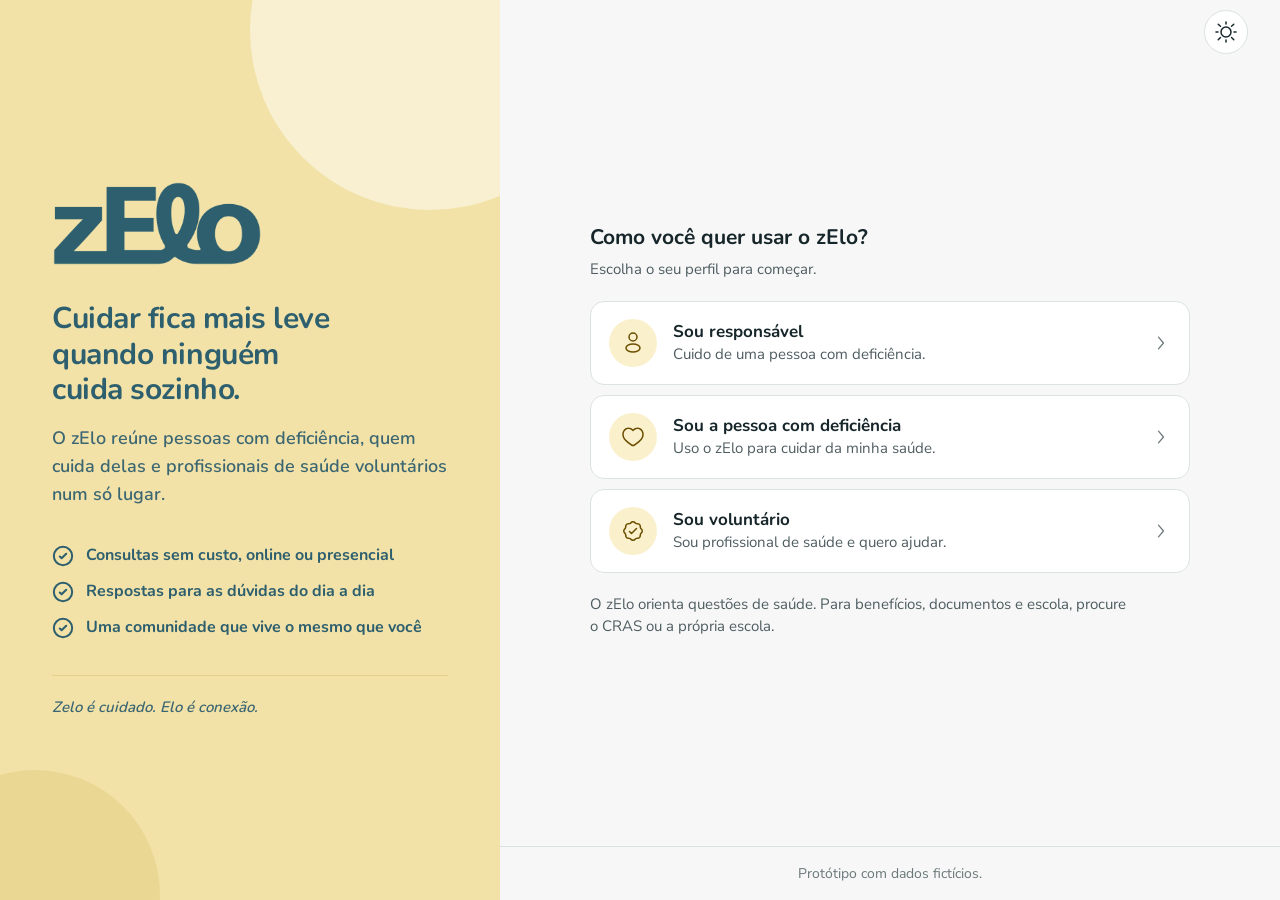
<file: prototipo/index.html>
<!DOCTYPE html>
<html lang="pt-BR" data-theme="claro">
<head>
<meta charset="utf-8">
<meta name="viewport" content="width=device-width, initial-scale=1, viewport-fit=cover">
<title>zElo · Protótipo navegável</title>
<link rel="stylesheet" href="tokens.css">
<link rel="stylesheet" href="app.css">
</head>
<body>
<div id="raiz"></div>
<script src="config.js"></script>
<script src="supabase.js"></script>
<script src="app.js"></script>
</body>
</html>
</file>
<file: prototipo/tokens.css>
/* zElo · tokens do design system. Único lugar com valores de cor, tipo, espaço e forma.
   Cada cor tem um papel. Os componentes usam só os papéis (fundo, superfície, texto, ação, selecionado,
   destaque, alerta e status), nunca a cor direta. Cada tema dá um valor para cada papel. */

/* Fontes hospedadas junto com o app (sem chamar o Google, para não expor o IP de quem usa
   e para funcionar sem rede). Nunito e Nunito Sans, licença SIL Open Font License 1.1. */
@font-face {
  font-family: "Nunito";
  font-style: normal;
  font-weight: 400 700;
  font-display: swap;
  src: url("fontes/nunito.woff2") format("woff2");
}
@font-face {
  font-family: "Nunito Sans";
  font-style: normal;
  font-weight: 400 700;
  font-display: swap;
  src: url("fontes/nunito-sans.woff2") format("woff2");
}

:root {
  /* Cores da marca (só servem de base para os papéis abaixo) */
  --manteiga: #F5E1A0;
  --petroleo: #0F5F70;
  --petroleo-escuro: #0B4A58;
  --tinta: #17262A;
  --vermelho: #B3261E;
  --vermelho-hover: #96201A;

  /* Tipografia. Em rem para acompanhar o tamanho da letra escolhido no Perfil. */
  --fonte-titulo: "Nunito", "Nunito Sans", system-ui, -apple-system, "Segoe UI", sans-serif;
  --fonte: "Nunito Sans", system-ui, -apple-system, "Segoe UI", sans-serif;
  --fs-display: 1.875rem;
  --fs-titulo: 1.625rem;
  --fs-secao: 1.25rem;
  --fs-item: 1.0625rem;
  --fs-corpo: 1rem;
  --fs-apoio: 0.9375rem;
  --fs-pequeno: 0.875rem;
  --fs-etiqueta: 0.8125rem;
  --fs-numero: 2rem;
  --medida: 64ch;

  /* Espaço (base de 4px) */
  --space-1: 4px;
  --space-2: 8px;
  --space-3: 12px;
  --space-4: 16px;
  --space-5: 20px;
  --space-6: 32px;
  --space-7: 40px;
  --space-8: 64px;

  /* Forma */
  --raio-etiqueta: 6px;
  --raio-controle: 10px;
  --raio-cartao: 14px;
  --raio-balao: 16px;
  --sombra: 0 1px 2px rgba(23, 38, 42, .06);
  --sombra-janela: 0 24px 64px rgba(23, 38, 42, .24);

  /* Ícones: tamanhos fixos */
  --ic-etiqueta: 16px;
  --ic-botao: 20px;
  --ic-topo: 24px;

  /* Layout */
  --coluna: 256px;
  --miolo: 880px;
  --miolo-largo: 1120px;
  --alvo: 44px;
  --barra: 68px;
  --topo: 64px;
}

@media (min-width: 900px) {
  :root {
    --fs-display: 2.25rem;
    --fs-titulo: 1.875rem;
    --fs-secao: 1.3125rem;
    --fs-item: 1.0625rem;
    --fs-corpo: 1.0625rem;
  }
}

/* Tamanho da letra (Perfil > Acessibilidade) */
html[data-letra="grande"] { font-size: 112.5%; }
html[data-letra="maior"] { font-size: 125%; }

/* ---------- Tema claro (padrão) ---------- */
:root, [data-theme="claro"] {
  color-scheme: light;
  /* Fundo e superfícies: neutros */
  --bg: #F6F7F6;
  --superficie: #FFFFFF;
  --superficie-2: #EEF1F1;
  --borda: #DCE2E3;
  --borda-forte: #B9C4C6;
  --borda-largura: 1px;
  /* Texto */
  --texto: #17262A;
  --texto-apoio: #4F5D61;
  --texto-fraco: #6B787B;
  /* Ação principal: petróleo */
  --acao-bg: #0F5F70;
  --acao-fg: #FFFFFF;
  --acao-hover: #0B4A58;
  --link: #0F5F70;
  /* Botão de contorno */
  --sec-bg: #FFFFFF;
  --sec-fg: #0F5F70;
  --sec-borda: #9FB3B8;
  --sec-hover: #EEF4F5;
  /* Selecionado: um só estilo em todo o app */
  --sel-bg: #E3EFF1;
  --sel-fg: #0B4A58;
  --sel-borda: #0F5F70;
  /* Destaque da marca: manteiga, com parcimônia */
  --marca: #F5E1A0;
  --marca-fg: #17262A;
  --destaque-bg: #FBF3D6;
  --destaque-borda: #E9D48E;
  --logo: #0F5F70;
  /* Navegação: o amarelo acolhedor da marca marca onde a pessoa está */
  --nav-bg: #FDF8E8;
  --nav-borda: #EFE3B8;
  --nav-ativo-bg: #F5E1A0;
  --nav-ativo-fg: #17262A;
  --acolhe-bg: #FBF3D6;
  --acolhe-borda: #EFDDA0;
  --splash-bg: #F5E1A0;
  --splash-logo: #0F5F70;
  /* Painel da abertura (hero) */
  --hero-bg: #F2E2A8;
  --hero-circulo-claro: #F8F0D0;
  --hero-circulo-escuro: #EBD794;
  --hero-linha: #E3CF86;
  --hero-texto: #2D5F6E;
  --hero-apoio: #3B6672;
  /* Ícones em círculo: tons suaves por tipo */
  --ic-azul-bg: #E3EFF1;
  --ic-azul-fg: #0B4A58;
  --ic-amarelo-bg: #FBF0CC;
  --ic-amarelo-fg: #6B4E00;
  --ic-verde-bg: #E4F2E9;
  --ic-verde-fg: #1F5C39;
  --ic-vermelho-bg: #FBE7E5;
  --ic-vermelho-fg: #8C1D17;
  /* Campos */
  --campo-bg: #FFFFFF;
  --campo-borda: #B9C4C6;
  --campo-bloq-bg: #EEF1F1;
  /* Alerta e emergência */
  --erro: #B3261E;
  --emergencia: #B3261E;
  --emergencia-hover: #96201A;
  --emergencia-fg: #FFFFFF;
  /* Status (só o ponto e o ícone são coloridos; a etiqueta é neutra) */
  --st-verde: #2E7D4F;
  --st-ambar: #B26A00;
  --st-vermelho: #B3261E;
  --st-azul: #0F5F70;
  --st-cinza: #8A9497;
  /* Avisos */
  --alerta-info-bg: #EEF4F5;
  --alerta-info-borda: #C7D8DC;
  --alerta-ok-bg: #EAF4EE;
  --alerta-ok-borda: #A9CDB6;
  --alerta-aviso-bg: #FBF3D6;
  --alerta-aviso-borda: #E9D48E;
  /* Chat */
  --balao-voce-bg: #E3EFF1;
  --balao-voce-fg: #17262A;
  --balao-ana-bg: #FFFFFF;
  --balao-ana-borda: #DCE2E3;
  /* Contador e avatar */
  --contador-bg: #EEF1F1;
  --contador-fg: #17262A;
  --contador-novo-bg: #0F5F70;
  --contador-novo-fg: #FFFFFF;
  --avatar-bg: #E3EFF1;
  --avatar-fg: #0B4A58;
  --esqueleto: #E6EAEA;
  --veu: rgba(23, 38, 42, .45);
  --foco: #0F5F70;
  --rodape-fg: #6B787B;
}

/* ---------- Tema escuro: grafite neutro ---------- */
[data-theme="escuro"] {
  color-scheme: dark;
  --bg: #111618;
  --superficie: #191F22;
  --superficie-2: #222A2E;
  --borda: #2F393D;
  --borda-forte: #4A575C;
  --texto: #ECEFEE;
  --texto-apoio: #A7B2B5;
  --texto-fraco: #8B979A;
  --acao-bg: #7CC4D2;
  --acao-fg: #0A2329;
  --acao-hover: #9AD3DE;
  --link: #7CC4D2;
  --sec-bg: transparent;
  --sec-fg: #7CC4D2;
  --sec-borda: #4F7C86;
  --sec-hover: #1C2B30;
  --sel-bg: #17343B;
  --sel-fg: #DDF1F5;
  --sel-borda: #7CC4D2;
  --marca: #F5E1A0;
  --marca-fg: #17262A;
  --destaque-bg: #2B2818;
  --destaque-borda: #8F7E45;
  --logo: #F5E1A0;
  --nav-bg: #161B1D;
  --nav-borda: #2F393D;
  --nav-ativo-bg: #F5E1A0;
  --nav-ativo-fg: #17262A;
  --acolhe-bg: #2B2818;
  --acolhe-borda: #5E5332;
  --splash-bg: #F5E1A0;
  --splash-logo: #0F5F70;
  /* Painel da abertura (hero) */
  --hero-bg: #F2E2A8;
  --hero-circulo-claro: #F8F0D0;
  --hero-circulo-escuro: #EBD794;
  --hero-linha: #E3CF86;
  --hero-texto: #2D5F6E;
  --hero-apoio: #3B6672;
  --ic-azul-bg: #17343B;
  --ic-azul-fg: #A9DDE7;
  --ic-amarelo-bg: #3A3420;
  --ic-amarelo-fg: #F5E1A0;
  --ic-verde-bg: #183326;
  --ic-verde-fg: #9AD7B2;
  --ic-vermelho-bg: #3A1F1C;
  --ic-vermelho-fg: #FFB4AA;
  --campo-bg: #151B1E;
  --campo-borda: #4A575C;
  --campo-bloq-bg: #222A2E;
  --erro: #FF8A7D;
  /* No escuro o vermelho fica claro com texto escuro: contraste de 9:1 */
  --emergencia: #FF8A7D;
  --emergencia-hover: #FFA397;
  --emergencia-fg: #2B0B07;
  --st-verde: #6CC08F;
  --st-ambar: #E7B04B;
  --st-vermelho: #FF8A7D;
  --st-azul: #7CC4D2;
  --st-cinza: #8E9A9D;
  --alerta-info-bg: #17262B;
  --alerta-info-borda: #2F4B52;
  --alerta-ok-bg: #16281E;
  --alerta-ok-borda: #2F5A40;
  --alerta-aviso-bg: #2B2818;
  --alerta-aviso-borda: #6B5F35;
  --balao-voce-bg: #17343B;
  --balao-voce-fg: #ECEFEE;
  --balao-ana-bg: #191F22;
  --balao-ana-borda: #2F393D;
  --contador-bg: #2A3236;
  --contador-fg: #ECEFEE;
  --contador-novo-bg: #7CC4D2;
  --contador-novo-fg: #0A2329;
  --avatar-bg: #17343B;
  --avatar-fg: #DDF1F5;
  --esqueleto: #232B2F;
  --veu: rgba(0, 0, 0, .6);
  --foco: #F5E1A0;
  --rodape-fg: #8B979A;
  --sombra: none;
  --sombra-janela: 0 24px 64px rgba(0, 0, 0, .5);
}

/* ---------- Alto contraste: preto no branco, bordas grossas ---------- */
[data-theme="alto-contraste"] {
  color-scheme: light;
  --bg: #FFFFFF;
  --superficie: #FFFFFF;
  --superficie-2: #FFFFFF;
  --borda: #000000;
  --borda-forte: #000000;
  --borda-largura: 2.5px;
  --texto: #000000;
  --texto-apoio: #1A1A1A;
  --texto-fraco: #1A1A1A;
  --acao-bg: #000000;
  --acao-fg: #FFFFFF;
  --acao-hover: #2B2B2B;
  --link: #00323D;
  --sec-bg: #FFFFFF;
  --sec-fg: #000000;
  --sec-borda: #000000;
  --sec-hover: #FFF3B0;
  --sel-bg: #FFF3B0;
  --sel-fg: #000000;
  --sel-borda: #000000;
  --marca: #FFF3B0;
  --marca-fg: #000000;
  --destaque-bg: #FFF3B0;
  --destaque-borda: #000000;
  --logo: #000000;
  --nav-bg: #FFFFFF;
  --nav-borda: #000000;
  --nav-ativo-bg: #FFF3B0;
  --nav-ativo-fg: #000000;
  --acolhe-bg: #FFF3B0;
  --acolhe-borda: #000000;
  --splash-bg: #FFF3B0;
  --splash-logo: #000000;
  --hero-bg: #FFF3B0;
  --hero-circulo-claro: #FFF8D6;
  --hero-circulo-escuro: #FFEB8A;
  --hero-linha: #000000;
  --hero-texto: #000000;
  --hero-apoio: #000000;
  --ic-azul-bg: #FFFFFF;
  --ic-azul-fg: #000000;
  --ic-amarelo-bg: #FFF3B0;
  --ic-amarelo-fg: #000000;
  --ic-verde-bg: #FFFFFF;
  --ic-verde-fg: #00602A;
  --ic-vermelho-bg: #FFFFFF;
  --ic-vermelho-fg: #A30000;
  --campo-bg: #FFFFFF;
  --campo-borda: #000000;
  --campo-bloq-bg: #E6E6E6;
  --erro: #A30000;
  --emergencia: #A30000;
  --emergencia-hover: #7A0000;
  --emergencia-fg: #FFFFFF;
  --st-verde: #00602A;
  --st-ambar: #7A4A00;
  --st-vermelho: #A30000;
  --st-azul: #00323D;
  --st-cinza: #3D3D3D;
  --alerta-info-bg: #FFFFFF;
  --alerta-info-borda: #000000;
  --alerta-ok-bg: #FFFFFF;
  --alerta-ok-borda: #000000;
  --alerta-aviso-bg: #FFF3B0;
  --alerta-aviso-borda: #000000;
  --balao-voce-bg: #FFF3B0;
  --balao-voce-fg: #000000;
  --balao-ana-bg: #FFFFFF;
  --balao-ana-borda: #000000;
  --contador-bg: #FFFFFF;
  --contador-fg: #000000;
  --contador-novo-bg: #000000;
  --contador-novo-fg: #FFFFFF;
  --avatar-bg: #000000;
  --avatar-fg: #FFFFFF;
  --esqueleto: #D9D9D9;
  --veu: rgba(0, 0, 0, .7);
  --foco: #000000;
  --rodape-fg: #000000;
  --sombra: none;
}
</file>
<file: prototipo/app.css>
/* zElo · layout e componentes. Só usa os papéis de cor de tokens.css (nunca a cor direta).
   Celular primeiro; a partir de 900px entra a coluna fixa do menu. O conteúdo fica numa coluna
   central com largura máxima. */

*, *::before, *::after { box-sizing: border-box; }
html { -webkit-text-size-adjust: 100%; }
html.com-janela { overflow: hidden; }
body {
  margin: 0; background: var(--bg); color: var(--texto);
  font-family: var(--fonte); font-size: var(--fs-corpo); line-height: 1.5;
  caret-color: var(--link); -webkit-font-smoothing: antialiased;
}
h1, h2, h3, p, ul, ol, dl, dd, figure { margin: 0; }
ul, ol { padding: 0; list-style: none; }
button, input, select, textarea { font: inherit; color: inherit; }
button { cursor: pointer; }
img { max-width: 100%; }
::selection { background: var(--marca); color: var(--marca-fg); }

/* Foco visível, nunca removido */
:focus { outline: none; }
:focus-visible { outline: 3px solid var(--foco); outline-offset: 2px; }
[data-theme="alto-contraste"] :focus-visible { outline-width: 4px; }

.so-leitor { position: absolute; width: 1px; height: 1px; margin: -1px; padding: 0; overflow: hidden; clip: rect(0 0 0 0); white-space: nowrap; border: 0; }
.pular {
  position: absolute; left: 16px; top: -80px; z-index: 60;
  background: var(--acao-bg); color: var(--acao-fg);
  padding: 10px 18px; border-radius: var(--raio-controle); font-weight: 700; text-decoration: none;
}
.pular:focus { top: 12px; }
.ic { flex: none; display: inline-block; vertical-align: middle; }

/* Logo em uma cor só: a forma vem da máscara e a cor da variável --logo */
/* A máscara é logo-mascara.png embutida aqui, para funcionar também abrindo o arquivo direto (file://). */
.logo {
  --logo-mascara: url("[data-uri]");
  display: block; aspect-ratio: 600 / 239; width: 120px; background: var(--logo);
  -webkit-mask: var(--logo-mascara) center / contain no-repeat; mask: var(--logo-mascara) center / contain no-repeat;
}
@media (forced-colors: active) { .logo { forced-color-adjust: none; background: CanvasText; } }

/* ---------- Estrutura (celular primeiro) ---------- */
.app { min-height: 100vh; }
.coluna { display: none; }
.conteudo { display: flex; flex-direction: column; min-height: 100vh; min-width: 0; }
.topo {
  position: sticky; top: 0; z-index: 30; display: flex; align-items: center; gap: var(--space-3);
  height: var(--topo); padding: 0 var(--space-4); background: var(--bg); border-bottom: var(--borda-largura) solid var(--borda);
}
.topo-logo { flex: none; background: none; border: 0; padding: 4px; border-radius: 8px; }
.topo-logo .logo { width: 84px; }
.app--menu .topo-logo { display: none; }
.topo-titulo { flex: 1; min-width: 0; display: flex; align-items: center; gap: var(--space-2); }
.topo-nome {
  font-family: var(--fonte-titulo); font-weight: 700; font-size: var(--fs-item); line-height: 1.2;
  white-space: nowrap; overflow: hidden; text-overflow: ellipsis;
}
.topo-nome--sub { color: var(--texto-apoio); font-weight: 600; }
.topo-voltar {
  flex: none; display: inline-flex; align-items: center; gap: 2px; min-height: var(--alvo); padding: 0 10px 0 4px; margin-left: -4px;
  background: none; border: 0; border-radius: var(--raio-controle); color: var(--link); font-weight: 700; font-size: var(--fs-apoio);
}
.topo-voltar:hover { background: var(--sec-hover); }
.topo-voltar + .topo-nome--sub::before { content: "/"; margin-right: var(--space-2); color: var(--borda-forte); font-weight: 400; }
.topo-acoes { margin-left: auto; display: flex; align-items: center; gap: var(--space-2); }
.app--entrada .topo-acoes { margin-left: auto; }
.topo-botao, .topo-avatar {
  position: relative; flex: none; width: var(--alvo); height: var(--alvo); border-radius: 50%;
  display: inline-flex; align-items: center; justify-content: center;
}
.topo-botao { background: var(--superficie); color: var(--texto); border: var(--borda-largura) solid var(--borda); }
.topo-botao:hover { background: var(--superficie-2); }
.topo-botao[aria-current="page"], .topo-botao[aria-expanded="true"] { background: var(--sel-bg); color: var(--sel-fg); border-color: var(--sel-borda); }
.topo-avatar {
  border: 0; background: var(--avatar-bg); color: var(--avatar-fg);
  font-family: var(--fonte-titulo); font-weight: 700; font-size: var(--fs-pequeno);
}
.topo-avatar[aria-current="page"] { box-shadow: 0 0 0 2px var(--bg), 0 0 0 4px var(--sel-borda); }

/* Atalho de tema */
.tema-menu { position: relative; }
.tema-pop {
  position: absolute; right: 0; top: calc(100% + 8px); z-index: 50; min-width: 232px; padding: var(--space-2);
  background: var(--superficie); border: var(--borda-largura) solid var(--borda); border-radius: var(--raio-cartao); box-shadow: var(--sombra-janela);
}
.tema-pop-titulo { padding: 4px 10px 6px; font-size: var(--fs-etiqueta); font-weight: 700; color: var(--texto-apoio); }
.tema-op {
  width: 100%; display: flex; align-items: center; gap: 10px; min-height: var(--alvo); padding: 0 10px;
  background: none; border: var(--borda-largura) solid transparent; border-radius: var(--raio-controle);
  color: var(--texto); font-weight: 600; text-align: left;
}
.tema-op:hover { background: var(--superficie-2); }
.tema-op .ic:last-child:not(:first-child) { margin-left: auto; }

main { flex: 1; width: 100%; padding: var(--space-5) var(--space-4) var(--space-7); }
main > * { max-width: var(--miolo); margin-inline: auto; }
main > .entra--larga { max-width: var(--miolo-largo); }
.app--menu main { padding-bottom: calc(var(--barra) + 96px); }
main:focus { outline: none; }
.rodape {
  padding: var(--space-4); border-top: var(--borda-largura) solid var(--borda);
  color: var(--rodape-fg); font-size: var(--fs-pequeno); text-align: center;
}
.app--menu .rodape { padding-bottom: calc(var(--barra) + 76px + env(safe-area-inset-bottom)); }

/* Barra de navegação de baixo (celular) */
.barra-baixo {
  position: fixed; left: 0; right: 0; bottom: 0; z-index: 40; background: var(--superficie);
  border-top: var(--borda-largura) solid var(--borda); padding: 6px 2px calc(6px + env(safe-area-inset-bottom));
}
.barra-baixo ul { display: grid; grid-template-columns: repeat(5, 1fr); gap: 2px; }
.aba-baixo {
  width: 100%; display: flex; flex-direction: column; align-items: center; gap: 2px; padding: 2px 0;
  background: none; border: 0; color: var(--texto-apoio); font-size: var(--fs-etiqueta); font-weight: 600; min-height: 54px;
}
.aba-baixo .menu-icone { position: relative; display: inline-flex; align-items: center; justify-content: center; width: 52px; height: 30px; border-radius: 15px; }
.aba-baixo .menu-rotulo { max-width: 100%; overflow: hidden; text-overflow: ellipsis; white-space: nowrap; padding: 0 2px; }
.aba-baixo[aria-current="page"] { color: var(--texto); font-weight: 700; }
.aba-baixo[aria-current="page"] .menu-icone { background: var(--nav-ativo-bg); color: var(--nav-ativo-fg); }
[data-theme="alto-contraste"] .aba-baixo[aria-current="page"] .menu-icone { outline: 2px solid var(--sel-borda); }
.ajuda-flutuante {
  position: fixed; right: 16px; bottom: calc(var(--barra) + 12px + env(safe-area-inset-bottom)); z-index: 41;
  display: inline-flex; align-items: center; gap: 8px; padding: 0 16px; height: 48px; border-radius: 24px;
  background: var(--emergencia); color: var(--emergencia-fg); border: 0; font-family: var(--fonte-titulo); font-weight: 700; font-size: var(--fs-apoio);
  box-shadow: var(--sombra-janela);
}
.ajuda-flutuante:hover { background: var(--emergencia-hover); }

/* Contadores: neutros; os de novidade (chat, fórum, sino) usam a cor de ação */
.contador {
  display: inline-flex; align-items: center; justify-content: center; min-width: 22px; height: 22px; padding: 0 7px;
  border-radius: 11px; background: var(--contador-bg); color: var(--contador-fg);
  font-size: var(--fs-etiqueta); font-weight: 700; line-height: 1; font-variant-numeric: tabular-nums;
}
.contador--novo { background: var(--contador-novo-bg); color: var(--contador-novo-fg); }
.contador--bolha { position: absolute; top: -6px; right: -6px; min-width: 20px; height: 20px; padding: 0 5px; font-size: 12px; box-shadow: 0 0 0 2px var(--superficie); }
.aba-baixo .contador--bolha { top: -4px; right: 4px; }
[data-theme="alto-contraste"] .contador { border: 1.5px solid var(--borda); }

/* ---------- Notebook / desktop ---------- */
@media (min-width: 900px) {
  .app { display: grid; grid-template-columns: var(--coluna) minmax(0, 1fr); }
  .barra-baixo, .ajuda-flutuante { display: none; }
  .topo { padding: 0 var(--space-6); }
  .topo-logo { display: none; }
  .coluna {
    display: flex; flex-direction: column; position: sticky; top: 0; height: 100vh; overflow-y: auto;
    background: var(--nav-bg); border-right: var(--borda-largura) solid var(--nav-borda); padding: var(--space-5) var(--space-4) var(--space-4);
  }
  .logo-link { display: block; align-self: flex-start; background: none; border: 0; padding: 6px 8px; margin-bottom: var(--space-5); border-radius: 10px; }
  .logo-link .logo { width: 112px; }
  .menu { display: flex; flex-direction: column; gap: 2px; }
  .menu-item {
    width: 100%; display: flex; align-items: center; gap: 12px; min-height: 46px; padding: 0 12px;
    background: none; border: var(--borda-largura) solid transparent; border-radius: var(--raio-controle);
    color: var(--texto-apoio); font-weight: 600; font-size: var(--fs-apoio); text-align: left;
  }
  .menu-item .menu-icone { display: inline-flex; }
  .menu-item .menu-rotulo { flex: 1; }
  .menu-item:hover { background: var(--superficie-2); color: var(--texto); }
  .coluna-fim { margin-top: auto; padding-top: var(--space-4); display: grid; gap: var(--space-3); border-top: var(--borda-largura) solid var(--nav-borda); }
  .menu-item--sair:hover { color: var(--texto); }
  .btn-emergencia {
    width: 100%; display: flex; align-items: center; justify-content: center; gap: 10px; min-height: 48px; padding: 0 16px;
    border: 0; border-radius: var(--raio-controle); background: var(--emergencia); color: var(--emergencia-fg);
    font-family: var(--fonte-titulo); font-weight: 700; font-size: var(--fs-apoio);
  }
  .btn-emergencia:hover { background: var(--emergencia-hover); }
  .btn-emergencia[aria-current="page"] { box-shadow: 0 0 0 2px var(--superficie), 0 0 0 4px var(--emergencia); }
  /* Telas de entrada: painel neutro com a logo, sem enfeites */
  .app--entrada { grid-template-columns: minmax(300px, 36%) minmax(0, 1fr); }
  .app--entrada .coluna { justify-content: center; align-items: center; padding: var(--space-7); background: var(--splash-bg); border-right: 0; }
  .app--entrada .coluna .logo { background: var(--splash-logo); }
  .app--entrada .logo-link { align-self: center; margin: 0; }
  .app--entrada .logo-link .logo { width: min(260px, 70%); min-width: 200px; }
  .app--entrada .topo { border-bottom: 0; background: transparent; }
  main { padding: var(--space-6) var(--space-5) var(--space-8); }
  .app--menu main { padding-bottom: var(--space-8); }
  .app--entrada main { padding-top: var(--space-4); }
  .app--entrada main > * { max-width: 600px; }
  .app--menu .rodape { padding-bottom: var(--space-4); }
}

/* ---------- Tipografia ---------- */
h1, h2, h3, .display { font-family: var(--fonte-titulo); color: var(--texto); }
h1 { font-size: var(--fs-titulo); line-height: 1.2; font-weight: 700; text-wrap: balance; }
h1:focus { outline: none; }
.display { font-size: var(--fs-display); line-height: 1.1; font-weight: 700; }
h2 { font-size: var(--fs-secao); line-height: 1.25; font-weight: 700; }
h3 { font-size: var(--fs-item); line-height: 1.3; font-weight: 700; }
.h-pequeno { font-size: var(--fs-item); margin-bottom: var(--space-3); }
.lead { font-size: var(--fs-corpo); color: var(--texto-apoio); line-height: 1.5; max-width: 60ch; margin-top: var(--space-2); text-wrap: pretty; }
.medida { max-width: var(--medida); }
.apoio { font-size: var(--fs-apoio); color: var(--texto-apoio); line-height: 1.5; }
p + p { margin-top: var(--space-3); }
a, .link { color: var(--link); font-weight: 700; text-decoration: underline; text-underline-offset: 3px; text-decoration-thickness: 1.5px; }
.link { background: none; border: 0; padding: 0; text-align: left; font-size: inherit; }
.link--perigo { color: var(--erro); }
.link-voltar {
  display: inline-flex; align-items: center; gap: 4px; min-height: var(--alvo); padding: 0 12px 0 6px; margin: 0 0 var(--space-3) -6px;
  background: none; border: 0; border-radius: var(--raio-controle); color: var(--link); font-weight: 700; font-size: var(--fs-apoio);
}
.link-voltar:hover { background: var(--sec-hover); }
.passo { font-weight: 700; font-size: var(--fs-pequeno); color: var(--texto-apoio); margin-bottom: var(--space-2); }
.cabeca { margin-bottom: var(--space-6); }
.cabeca-linha { display: flex; justify-content: space-between; align-items: flex-end; gap: var(--space-4); flex-wrap: wrap; }
.secao { margin-top: var(--space-7); }
.secao > h2 { margin-bottom: var(--space-3); }
.secao-sub { margin-top: calc(var(--space-2) * -1); margin-bottom: var(--space-4); color: var(--texto-apoio); font-size: var(--fs-apoio); max-width: var(--medida); }
.secao-titulo-peq { margin-top: var(--space-6); }
.secao-topo { display: flex; align-items: flex-end; justify-content: space-between; gap: var(--space-2) var(--space-4); flex-wrap: wrap; margin-bottom: var(--space-4); }
.secao-topo h2 + .apoio { margin-top: 2px; }
.secao-atalho { flex: none; font-size: var(--fs-apoio); padding: 10px 0; }
.leitura { background: var(--superficie); border: var(--borda-largura) solid var(--borda); padding: var(--space-5); border-radius: var(--raio-cartao); }

/* Progresso do diagnóstico */
.progresso { display: flex; gap: 8px; margin-bottom: var(--space-3); max-width: 520px; }
.progresso span { flex: 1; height: 4px; border-radius: 2px; background: var(--borda); }
.progresso span.feito { background: var(--acao-bg); }
[data-theme="alto-contraste"] .progresso span { border: 1px solid var(--borda); background: var(--superficie); height: 6px; }
[data-theme="alto-contraste"] .progresso span.feito { background: var(--acao-bg); }

/* ---------- Botões: um cheio por tela, o resto de contorno ---------- */
.btn {
  display: inline-flex; align-items: center; justify-content: center; gap: var(--space-2);
  min-height: 50px; padding: 0 var(--space-5); border-radius: var(--raio-controle);
  border: var(--borda-largura) solid var(--acao-bg); background: var(--acao-bg); color: var(--acao-fg);
  font-family: var(--fonte-titulo); font-weight: 700; font-size: var(--fs-corpo); line-height: 1.2; text-decoration: none; white-space: nowrap;
  transition: background-color .16s cubic-bezier(.22, 1, .36, 1), transform .16s cubic-bezier(.22, 1, .36, 1);
}
.btn:hover { background: var(--acao-hover); border-color: var(--acao-hover); }
.btn:active { transform: translateY(1px); }
.btn--sec { background: var(--sec-bg); color: var(--sec-fg); border-color: var(--sec-borda); }
.btn--sec:hover { background: var(--sec-hover); border-color: var(--sec-borda); }
.btn--peq { min-height: var(--alvo); padding: 0 var(--space-4); font-size: var(--fs-apoio); }
.btn[disabled], .btn[aria-disabled="true"] { background: var(--superficie-2); color: var(--texto-fraco); border-color: var(--borda); cursor: not-allowed; transform: none; }
.btn--perigo { background: var(--emergencia); color: var(--emergencia-fg); border-color: var(--emergencia); }
.btn--perigo:hover { background: var(--emergencia-hover); border-color: var(--emergencia-hover); }
.btn--sec-perigo { color: var(--erro); }
.btn--sec-perigo:hover { color: var(--erro); }
/* Enquanto salva: mantém a cor do botão e mostra o giro */
.btn.btn--ocupado[disabled] { background: var(--acao-bg); color: var(--acao-fg); border-color: var(--acao-bg); cursor: progress; opacity: .85; }
.btn--sec.btn--ocupado[disabled] { background: var(--sec-bg); color: var(--sec-fg); border-color: var(--sec-borda); }
.giro { width: 16px; height: 16px; flex: none; border-radius: 50%; border: 2px solid currentColor; border-right-color: transparent; animation: giro .8s linear infinite; }
@keyframes giro { to { transform: rotate(360deg); } }
.aviso { font-size: var(--fs-pequeno); color: var(--texto-apoio); }
.rotulo-bloqueado { display: inline-flex; align-items: center; gap: 8px; font-size: var(--fs-pequeno); color: var(--texto-apoio); }
.acoes { display: flex; align-items: center; gap: var(--space-3) var(--space-4); margin-top: var(--space-6); flex-wrap: wrap; }
.acoes--cheia .btn { width: 100%; }
.acoes--linha { display: flex; flex-wrap: wrap; align-items: center; gap: var(--space-3); }
@media (max-width: 899px) {
  .entra > .acoes > .btn:first-child, form > .acoes > .btn:first-child { width: 100%; }
  .acoes { flex-direction: column; align-items: stretch; }
  .acoes .aviso { text-align: center; }
}
.chip {
  display: inline-flex; align-items: center; min-height: 40px; padding: 0 14px; border-radius: 20px;
  background: var(--sec-bg); border: var(--borda-largura) solid var(--sec-borda); color: var(--sec-fg);
  font-weight: 700; font-size: var(--fs-pequeno); text-align: left;
}
.chip:hover { background: var(--sec-hover); }

/* ---------- Selecionado: um só estilo em todo o app ---------- */
.btn--sec[aria-pressed="true"],
.opcao[aria-pressed="true"], .opcao[aria-checked="true"],
.aba[aria-selected="true"],
.segmentado button[aria-checked="true"],
.situacao[aria-expanded="true"],
.tema-op[aria-pressed="true"] {
  background: var(--sel-bg); color: var(--sel-fg); border-color: var(--sel-borda); box-shadow: inset 0 0 0 1px var(--sel-borda);
}
.btn--sec[aria-pressed="true"]:hover { background: var(--sel-bg); }
.menu-item[aria-current="page"] { background: var(--nav-ativo-bg); color: var(--nav-ativo-fg); border-color: var(--nav-ativo-bg); font-weight: 700; }
[data-theme="alto-contraste"] .menu-item[aria-current="page"] { border-color: var(--borda); box-shadow: inset 0 0 0 1px var(--borda); }

/* ---------- Campos ---------- */
.form-conta { max-width: 520px; }
.campo { display: block; margin-bottom: var(--space-5); max-width: 520px; }
.campo-rotulo { display: block; font-weight: 700; font-size: var(--fs-apoio); margin-bottom: 6px; }
.campo-ajuda { display: block; margin-bottom: 8px; font-size: var(--fs-pequeno); color: var(--texto-apoio); }
.campo-entrada {
  display: block; width: 100%; min-height: 50px; padding: 12px 14px;
  background: var(--campo-bg); color: var(--texto); border: var(--borda-largura) solid var(--campo-borda);
  border-radius: var(--raio-controle); font-size: var(--fs-corpo); line-height: 1.4;
}
.campo-entrada::placeholder { color: var(--texto-fraco); }
.campo-entrada:focus-visible { outline: 3px solid var(--foco); outline-offset: 1px; border-color: var(--foco); }
.campo-entrada[readonly] { background: var(--campo-bloq-bg); color: var(--texto-apoio); border-style: dashed; cursor: not-allowed; }
textarea.campo-entrada { min-height: 120px; resize: vertical; }
select.campo-entrada { appearance: none; padding-right: 44px; }
.campo-seletor { position: relative; }
.campo-seletor .ic { position: absolute; right: 14px; top: 50%; transform: translateY(-50%); pointer-events: none; }
.campo[data-erro="true"] .campo-entrada { border-color: var(--erro); box-shadow: inset 0 0 0 1px var(--erro); }
.erro-msg { display: flex; gap: 6px; align-items: flex-start; margin-top: 6px; color: var(--erro); font-weight: 700; font-size: var(--fs-pequeno); }
.erro-msg .ic { margin-top: 2px; }
.arquivo-linha { display: flex; align-items: center; gap: var(--space-3); flex-wrap: wrap; }
.arquivo-nome { font-weight: 700; font-size: var(--fs-pequeno); color: var(--texto-apoio); }
.link-direita { text-align: right; margin: calc(var(--space-3) * -1) 0 0; font-size: var(--fs-pequeno); max-width: 520px; }
.troca-conta { margin-top: var(--space-5); color: var(--texto-apoio); max-width: 520px; }
.lgpd { display: flex; align-items: center; gap: 8px; margin-top: var(--space-6); max-width: 520px; }
@media (min-width: 900px) {
  form:has(#area) { display: grid; grid-template-columns: 1fr 1fr; column-gap: var(--space-5); max-width: 760px; }
  form:has(#area) > .campo, form:has(#area) > .acoes, form:has(#area) > .troca-conta { max-width: none; }
  form:has(#area) > .campo:nth-last-of-type(1), form:has(#area) > .acoes, form:has(#area) > .troca-conta { grid-column: 1 / -1; }
  form:has(#area) .acoes { margin-top: var(--space-2); }
  main > .entra:has(form #area) { max-width: 760px; }
}

/* ---------- Avisos ---------- */
.alerta {
  display: flex; gap: var(--space-3); align-items: flex-start; padding: 12px 16px;
  border-radius: var(--raio-controle); border: var(--borda-largura) solid; font-size: var(--fs-apoio); color: var(--texto);
}
.alerta .ic { margin-top: 2px; }
.alerta b { font-weight: 700; }
.alerta--info { background: var(--alerta-info-bg); border-color: var(--alerta-info-borda); }
.alerta--info .ic { color: var(--st-azul); }
.alerta--ok { background: var(--alerta-ok-bg); border-color: var(--alerta-ok-borda); }
.alerta--ok .ic { color: var(--st-verde); }
.alerta--aviso { background: var(--alerta-aviso-bg); border-color: var(--alerta-aviso-borda); }
.alerta--aviso .ic { color: var(--st-ambar); }
.alerta--erro { background: var(--superficie); border-color: var(--erro); }
.alerta--erro b, .alerta--erro .ic { color: var(--erro); }
.alerta-bloco { margin-bottom: var(--space-5); }

/* ---------- Etiquetas e status ---------- */
.etiquetas { display: inline-flex; flex-wrap: wrap; gap: 6px; }
.etiqueta, .status {
  display: inline-flex; align-items: center; gap: 6px; padding: 2px 8px; min-height: 24px;
  border-radius: var(--raio-etiqueta); background: var(--superficie-2); color: var(--texto);
  border: var(--borda-largura) solid var(--borda);
  font-size: var(--fs-etiqueta); font-weight: 700; line-height: 1.4; white-space: nowrap; vertical-align: middle;
}
.etiqueta .ic { width: 14px; height: 14px; }
.etiqueta--forte { background: var(--superficie); }
.status { --st: var(--st-cinza); background: var(--superficie); }
.status .ic { color: var(--texto-apoio); width: 14px; height: 14px; }
.status-ponto { width: 8px; height: 8px; border-radius: 50%; background: var(--st); flex: none; }
.status-extra { font-weight: 400; color: var(--texto-apoio); }
.status-extra::before { content: "· "; }
.status--verde { --st: var(--st-verde); }
.status--ambar { --st: var(--st-ambar); }
.status--vermelho { --st: var(--st-vermelho); }
.status--azul { --st: var(--st-azul); }
.status--cinza { --st: var(--st-cinza); }
@media (forced-colors: active) { .status-ponto { forced-color-adjust: none; background: CanvasText; } }
.selo { display: inline-flex; align-items: center; gap: 4px; font-size: var(--fs-pequeno); font-weight: 700; color: var(--texto-apoio); }
.selo .ic { color: var(--st-azul); }
.online-ponto { display: inline-flex; align-items: center; gap: 8px; color: var(--texto); font-weight: 700; }
.online-ponto::before { content: ""; width: 8px; height: 8px; border-radius: 50%; background: var(--st-verde); }
.fora-ponto { display: inline-flex; align-items: center; gap: 8px; color: var(--texto-apoio); font-weight: 700; }
.fora-ponto::before { content: ""; width: 8px; height: 8px; border-radius: 50%; border: 2px solid var(--st-cinza); }

/* ---------- Listas ---------- */
.lista { display: flex; flex-direction: column; gap: 10px; }
.lista > li { list-style: none; }
.linha {
  display: flex; align-items: center; justify-content: space-between; gap: var(--space-4); width: 100%;
  padding: 14px 18px; min-height: 64px; text-align: left; text-decoration: none; color: var(--texto); font-weight: inherit;
  background: var(--superficie); border: var(--borda-largura) solid var(--borda); border-radius: var(--raio-cartao);
}
button.linha:hover { border-color: var(--borda-forte); background: var(--superficie-2); }
.linha-texto { min-width: 0; flex: 1; display: block; }
.linha-titulo { font-family: var(--fonte-titulo); font-size: var(--fs-item); line-height: 1.3; font-weight: 700; display: block; text-wrap: pretty; }
.linha-meta { display: block; margin-top: 2px; }
.linha-etiquetas { margin-top: var(--space-2); display: flex; flex-wrap: wrap; gap: 6px; }
.linha-fim { display: flex; align-items: center; gap: var(--space-2); color: var(--link); font-weight: 700; flex: none; }

/* Lista em linhas: um bloco só, com divisórias (fórum, notificações, agenda, Para você) */
.lista-linhas {
  background: var(--superficie); border: var(--borda-largura) solid var(--borda); border-radius: var(--raio-cartao); overflow: hidden;
}
.lista-linhas > li + li { border-top: var(--borda-largura) solid var(--borda); }
.item-linha {
  width: 100%; display: flex; align-items: center; gap: var(--space-3); padding: 14px 16px; min-height: 64px;
  background: none; border: 0; text-align: left; color: var(--texto);
}
button.item-linha:hover { background: var(--superficie-2); }
.item-linha > .ic:last-child { color: var(--texto-fraco); }
.item-linha--topico { align-items: flex-start; }
.item-linha--topico > .ic:last-child { margin-top: 4px; }
.item-icone {
  flex: none; width: 40px; height: 40px; border-radius: 50%; display: inline-flex; align-items: center; justify-content: center;
  background: var(--ic-azul-bg); color: var(--ic-azul-fg);
}
.lista-legenda { font-family: var(--fonte); font-size: var(--fs-pequeno); font-weight: 700; color: var(--texto-apoio); margin: 0 0 var(--space-2); }
.bloco-lista + .bloco-lista { margin-top: var(--space-5); }
.notif--nova .linha-titulo::after { content: ""; }
.notif--nova { background: var(--superficie); }
.notif--nova .item-icone { background: var(--sel-bg); color: var(--sel-fg); }
.notif .status { align-self: flex-start; }
.registro-item { padding: var(--space-3) var(--space-4); }
.registro-item + .registro-item { border-top: var(--borda-largura) solid var(--borda); }
.lista.registro { background: var(--superficie); border: var(--borda-largura) solid var(--borda); border-radius: var(--raio-cartao); gap: 0; }

/* ---------- Opções (escolha única ou múltipla) ---------- */
.opcoes { display: flex; flex-direction: column; gap: 10px; max-width: 620px; }
.opcao {
  display: flex; align-items: center; justify-content: space-between; gap: var(--space-4);
  width: 100%; min-height: 56px; padding: 12px 16px; text-align: left; color: var(--texto);
  background: var(--superficie); border: var(--borda-largura) solid var(--borda); border-radius: var(--raio-controle);
  font-size: var(--fs-corpo); font-weight: 600; line-height: 1.3;
}
.opcao:hover { border-color: var(--borda-forte); background: var(--superficie-2); }
.opcao-sub { display: block; font-size: var(--fs-pequeno); font-weight: 400; color: var(--texto-apoio); margin-top: 2px; }
.opcao[aria-pressed="true"] .opcao-sub, .opcao[aria-checked="true"] .opcao-sub { color: var(--sel-fg); }
.opcao-marca {
  flex: none; width: 24px; height: 24px; border-radius: 50%; border: 2px solid var(--borda-forte);
  display: inline-flex; align-items: center; justify-content: center; color: var(--sel-borda);
}
.opcao-marca--q { border-radius: 7px; }
.opcao[aria-pressed="true"] .opcao-marca, .opcao[aria-checked="true"] .opcao-marca { border: 0; }
.opcao-marca .ic { width: 24px; height: 24px; }
.opcao--entrada { min-height: 84px; padding: 16px 18px; justify-content: flex-start; border-radius: var(--raio-cartao); }
.opcao--entrada > .ic:last-child { margin-left: auto; color: var(--texto-fraco); }
.opcao-icone {
  flex: none; width: 48px; height: 48px; border-radius: 50%; display: inline-flex; align-items: center; justify-content: center;
  background: var(--ic-amarelo-bg); color: var(--ic-amarelo-fg);
}
.opcao-texto { display: flex; flex-direction: column; font-family: var(--fonte-titulo); font-size: var(--fs-item); font-weight: 700; }
.opcao-texto .opcao-sub { font-family: var(--fonte); font-size: var(--fs-apoio); }
.objetivo-opcoes { margin-top: var(--space-5); }
.nota-cras { margin-top: var(--space-5); max-width: 60ch; }
.equipe-link { margin-top: var(--space-4); }
.outra-campo { margin-top: 2px; max-width: 620px; padding: var(--space-3) var(--space-4) 2px; background: var(--superficie-2); border-radius: var(--raio-controle); }
.outra-campo .campo { margin-bottom: var(--space-3); }
.outra-campo .apoio { display: block; margin-top: 4px; }

/* ---------- Início ---------- */
.avatar {
  flex: none; display: inline-flex; align-items: center; justify-content: center; width: 48px; height: 48px; border-radius: 50%;
  background: var(--avatar-bg); color: var(--avatar-fg); font-family: var(--fonte-titulo); font-weight: 700; font-size: var(--fs-corpo);
}
.avatar--ana { background: var(--marca); color: var(--marca-fg); }
.avatar--pessoa { width: 44px; height: 44px; font-size: var(--fs-apoio); }

/* Faixa de números: rótulo pequeno em cima, número grande embaixo */
.numeros { display: grid; grid-template-columns: repeat(3, minmax(0, 1fr)); gap: var(--space-3); margin-top: var(--space-6); }
.numero {
  width: 100%; height: 100%; display: flex; flex-direction: column; align-items: flex-start; gap: 4px; padding: var(--space-3) var(--space-4);
  background: var(--superficie); border: var(--borda-largura) solid var(--borda); border-radius: var(--raio-cartao); text-align: left; color: var(--texto);
}
button.numero:hover { border-color: var(--borda-forte); background: var(--superficie-2); }
.numero-rotulo { font-size: var(--fs-pequeno); color: var(--texto-apoio); font-weight: 600; line-height: 1.3; }
.numero-valor { margin-top: auto; font-family: var(--fonte-titulo); font-size: var(--fs-numero); font-weight: 700; line-height: 1.1; font-variant-numeric: tabular-nums; }
.secao-topo .numeros { margin-top: 0; flex: 1 1 100%; }
@media (max-width: 520px) { .numeros { gap: var(--space-2); } .numero { padding: var(--space-3); } .numero-rotulo { font-size: var(--fs-etiqueta); } }

/* Faixa da semana */
.semana { background: var(--superficie); border: var(--borda-largura) solid var(--borda); border-radius: var(--raio-cartao); padding: var(--space-3); }
.semana-dias { display: grid; grid-template-columns: repeat(7, minmax(0, 1fr)); gap: 4px; }
.semana-dia {
  display: flex; flex-direction: column; align-items: center; gap: 2px; padding: 8px 0 10px;
  border-radius: var(--raio-controle); border: var(--borda-largura) solid transparent;
}
.semana-sem { font-size: var(--fs-etiqueta); color: var(--texto-apoio); font-weight: 600; }
.semana-n { font-family: var(--fonte-titulo); font-size: var(--fs-secao); font-weight: 700; line-height: 1.1; font-variant-numeric: tabular-nums; }
.semana-ponto { width: 6px; height: 6px; border-radius: 50%; background: transparent; }
.semana-ponto--on { background: var(--acao-bg); }
.semana-dia--hoje .semana-sem { color: var(--texto); font-weight: 700; }
.semana-dia--hoje { border-color: var(--borda); }
/* O próximo atendimento é o único lugar com o amarelo da marca nesta tela */
.semana-dia--prox { background: var(--destaque-bg); border-color: var(--destaque-borda); }
.semana-dia--prox .semana-ponto--on { background: var(--texto); }
.semana-detalhe {
  display: flex; align-items: center; justify-content: space-between; gap: var(--space-3); flex-wrap: wrap;
  margin-top: var(--space-3); padding: var(--space-3) var(--space-2) 2px; border-top: var(--borda-largura) solid var(--borda);
}
.semana-quando { font-family: var(--fonte-titulo); font-weight: 700; font-size: var(--fs-item); }
.semana-detalhe .apoio { margin-top: 2px; }

/* Grade de profissionais */
.grade-prof { display: grid; grid-template-columns: repeat(auto-fill, minmax(220px, 1fr)); gap: var(--space-3); }
.cartao-prof {
  height: 100%; display: flex; flex-direction: column; gap: 6px; padding: var(--space-4);
  background: var(--superficie); border: var(--borda-largura) solid var(--borda); border-radius: var(--raio-cartao);
}
.cartao-prof-topo { display: flex; align-items: flex-start; justify-content: space-between; gap: var(--space-2); margin-bottom: 4px; }
.cartao-prof-nome { font-size: var(--fs-item); }
.cartao-prof-area { font-weight: 700; font-size: var(--fs-apoio); }
.cartao-prof-area .apoio { font-weight: 400; }
.cartao-prof-info { display: flex; gap: 6px; align-items: flex-start; font-size: var(--fs-pequeno); color: var(--texto-apoio); }
.cartao-prof-info .ic { margin-top: 3px; color: var(--texto-fraco); }
.cartao-prof-ja { font-size: var(--fs-pequeno); font-weight: 700; color: var(--texto); }
.cartao-prof-acao { margin-top: auto; padding-top: var(--space-3); }
.cartao-prof-acao .btn { width: 100%; }

.aviso-192 {
  display: flex; align-items: flex-start; gap: var(--space-3); margin-top: var(--space-7); padding: var(--space-3) var(--space-4);
  border: var(--borda-largura) solid var(--borda); border-left: 4px solid var(--emergencia); border-radius: var(--raio-controle);
  background: var(--superficie); font-size: var(--fs-apoio);
}
.aviso-192 > .ic { color: var(--emergencia); margin-top: 2px; }

/* ---------- Chat ---------- */
.tela-chat { max-width: var(--miolo); }
.chat-topo { display: flex; align-items: center; gap: var(--space-3); padding-bottom: var(--space-4); border-bottom: var(--borda-largura) solid var(--borda); }
.chat-topo h1 { font-size: var(--fs-secao); }
.chat { display: grid; grid-template-columns: minmax(0, 1fr); }
.chat-aviso { display: block; margin-top: var(--space-3); padding: 8px 12px; border-radius: var(--raio-controle); background: var(--superficie-2); font-size: var(--fs-pequeno); color: var(--texto-apoio); text-align: center; }
.chat-aviso .ic { vertical-align: -3px; }
.chat-fluxo { display: flex; flex-direction: column; gap: var(--space-4); padding: var(--space-5) 0 var(--space-4); }
.msg { display: flex; flex-direction: column; max-width: 84%; }
.msg--voce { align-self: flex-end; align-items: flex-end; }
.msg--ana { align-self: flex-start; align-items: flex-start; }
.balao { padding: 12px 16px; border-radius: var(--raio-balao); font-size: var(--fs-corpo); line-height: 1.5; white-space: pre-line; }
.msg--voce .balao { background: var(--balao-voce-bg); color: var(--balao-voce-fg); border-bottom-right-radius: 6px; }
.msg--ana .balao { background: var(--balao-ana-bg); border: var(--borda-largura) solid var(--balao-ana-borda); border-bottom-left-radius: 6px; }
.msg--pedido .balao { background: var(--emergencia); color: var(--emergencia-fg); font-weight: 700; }
.balao--digitando { color: var(--texto-apoio); font-style: italic; }
[data-theme="alto-contraste"] .balao { border: 2px solid var(--borda) !important; }
.msg-links { display: flex; flex-wrap: wrap; gap: 8px; margin-top: 6px; }
.msg-link {
  display: inline-flex; align-items: center; gap: 4px; min-height: 40px; padding: 0 12px; border-radius: var(--raio-controle);
  background: var(--sec-bg); border: var(--borda-largura) solid var(--sec-borda); color: var(--sec-fg); font-weight: 700; font-size: var(--fs-pequeno);
}
.msg-link:hover { background: var(--sec-hover); }
.msg-meta { margin-top: 4px; font-size: var(--fs-pequeno); }
.respostas-rapidas { display: flex; flex-wrap: wrap; gap: 8px; margin: 0 0 var(--space-4); }
.chat-form { position: sticky; bottom: calc(var(--barra) + 8px); padding: 8px 0; background: var(--bg); }
@media (min-width: 900px) { .chat-form { bottom: 0; } }
.chat-form-linha { display: flex; gap: 10px; align-items: center; }
.chat-entrada { flex: 1; min-height: 48px; padding: 0 16px; }
.chat-enviar {
  flex: none; width: 48px; height: 48px; border-radius: var(--raio-controle); border: 0; display: inline-flex; align-items: center; justify-content: center;
  background: var(--acao-bg); color: var(--acao-fg);
}
.chat-enviar:hover { background: var(--acao-hover); }
.chat-enviar[disabled] { background: var(--superficie-2); color: var(--texto-fraco); cursor: not-allowed; }
@media (max-width: 899px) { .app:has(.tela-chat) .ajuda-flutuante { display: none; } }
.msg-ligar { display: flex; flex-direction: column; gap: 8px; width: 100%; margin-bottom: 8px; }
.ligar-grupo { width: 100%; }
.btn-ligar--chat { min-height: 60px; justify-content: flex-start; padding: 8px 16px; font-size: var(--fs-item); text-decoration: none; text-align: left; }
.ligar-texto { display: flex; flex-direction: column; line-height: 1.25; }
.ligar-texto span { font-family: var(--fonte); font-size: var(--fs-apoio); font-weight: 400; }
.ligar-aviso { margin-top: 6px; font-size: var(--fs-apoio); color: var(--texto-apoio); }
.msg-rodape { margin-top: 6px; font-size: var(--fs-pequeno); color: var(--texto-apoio); max-width: 46ch; }
.msg:has(.msg-ligar) { max-width: min(100%, 520px); }

/* ---------- Fórum ---------- */
.topico-meta { display: block; margin-top: 4px; }
.contagem { font-weight: 700; color: var(--texto); }
.post { padding-bottom: var(--space-5); border-bottom: var(--borda-largura) solid var(--borda); }
.post-etiquetas { margin-top: var(--space-3); display: flex; flex-wrap: wrap; gap: 6px; }
.post-corpo, .post p { max-width: var(--medida); }
.post-corpo { margin-top: var(--space-4); font-size: var(--fs-corpo); }
.post-meta { margin-top: var(--space-2); display: block; }
.reacoes { display: flex; gap: var(--space-2); margin-top: var(--space-4); flex-wrap: wrap; }
.respostas-titulo { margin: var(--space-6) 0 var(--space-3); }
.respostas { display: flex; flex-direction: column; gap: var(--space-3); }
.resposta { padding: var(--space-4); background: var(--superficie); border: var(--borda-largura) solid var(--borda); border-radius: var(--raio-cartao); }
.resposta p { max-width: var(--medida); margin-top: var(--space-2); }
.resposta .apoio { display: block; }
.resposta-meta { margin-top: 2px; }
/* Resposta de profissional: vem primeiro e com o destaque da marca */
.resposta--prof { background: var(--destaque-bg); border-color: var(--destaque-borda); }
.resposta--prof .selo { color: var(--texto); }
.resposta-em { font-weight: 700; }
.composer { margin-top: var(--space-7); }
.composer-titulo { margin-bottom: var(--space-3); }
.composer .campo { max-width: none; }
.contexto-resposta { display: flex; align-items: center; gap: var(--space-3); margin-bottom: var(--space-3); flex-wrap: wrap; }
.acao-texto {
  display: inline-flex; align-items: center; gap: 8px; min-height: var(--alvo); padding: 0 12px; margin-left: -10px;
  background: none; border: var(--borda-largura) solid transparent; border-radius: var(--raio-controle); color: var(--link); font-weight: 700; font-size: var(--fs-apoio);
}
.acao-texto:hover { background: var(--sec-hover); }
.acao-texto[aria-pressed="true"] { background: var(--sel-bg); color: var(--sel-fg); border-color: var(--sel-borda); }
.acoes-resposta { display: flex; gap: var(--space-3); margin-top: 4px; flex-wrap: wrap; }
.acoes-resposta .acao-texto + .acao-texto { margin-left: 0; }

/* Novo tópico: formulário e prévia lado a lado na janela */
.novo-topico { display: grid; gap: var(--space-5); }
.novo-topico .campo { max-width: none; }
.previa-rotulo { font-size: var(--fs-pequeno); font-weight: 700; color: var(--texto-apoio); margin-bottom: var(--space-2); }
.previa-cartao { padding: var(--space-4); background: var(--superficie); border: var(--borda-largura) solid var(--borda); border-radius: var(--raio-cartao); }
.previa-corpo { margin-top: var(--space-2); color: var(--texto-apoio); font-size: var(--fs-apoio); display: -webkit-box; -webkit-line-clamp: 4; -webkit-box-orient: vertical; overflow: hidden; }
@media (min-width: 900px) { .novo-topico { grid-template-columns: minmax(0, 1.2fr) minmax(0, 1fr); align-items: start; } .previa-topico { position: sticky; top: 0; } }

/* ---------- Orientações ---------- */
.busca { max-width: 560px; }
.busca .campo { margin: 0; }
.filtros { display: flex; gap: 8px; margin: var(--space-4) 0 var(--space-5); overflow-x: auto; padding: 2px 2px 4px; scrollbar-width: none; }
.filtros::-webkit-scrollbar { display: none; }
@media (min-width: 900px) { .filtros { flex-wrap: wrap; overflow: visible; } }
.secao-topo .filtros { margin: 0; }
.filtros .btn, .horarios .btn { min-height: 40px; padding: 0 14px; font-family: var(--fonte); font-size: var(--fs-pequeno); flex: none; }
.filtros .btn .ic, .horarios .btn .ic { width: 18px; height: 18px; }
.grade-dicas { display: grid; grid-template-columns: repeat(auto-fill, minmax(230px, 1fr)); gap: var(--space-3); }
.cartao-dica {
  width: 100%; height: 100%; display: flex; flex-direction: column; align-items: flex-start; gap: 6px; padding: var(--space-4);
  background: var(--superficie); border: var(--borda-largura) solid var(--borda); border-radius: var(--raio-cartao); text-align: left; color: var(--texto);
}
.cartao-dica:hover { border-color: var(--borda-forte); background: var(--superficie-2); }
.cartao-dica-cat {
  display: inline-flex; padding: 2px 8px; border-radius: var(--raio-etiqueta); background: var(--superficie-2); border: var(--borda-largura) solid var(--borda);
  font-size: var(--fs-etiqueta); font-weight: 700; color: var(--texto-apoio);
}
.cartao-dica-titulo { font-family: var(--fonte-titulo); font-size: var(--fs-item); font-weight: 700; line-height: 1.3; }
.cartao-dica-meta { margin-top: auto; padding-top: var(--space-2); font-size: var(--fs-pequeno); }
.artigo h1 { margin: var(--space-2) 0; }
.artigo-meta { margin-bottom: var(--space-5); }
.artigo .leitura h2 { font-size: var(--fs-item); margin: var(--space-5) 0 var(--space-2); }
.artigo .leitura h2:first-child { margin-top: 0; }
.cartao-urgente {
  display: flex; align-items: center; gap: var(--space-3); width: 100%; margin-bottom: var(--space-4); padding: 12px 16px;
  background: var(--superficie); border: var(--borda-largura) solid var(--borda); border-left: 4px solid var(--emergencia); border-radius: var(--raio-controle); color: var(--texto); text-align: left;
}
.cartao-urgente > .ic:first-child { color: var(--emergencia); }
.cartao-urgente span { flex: 1; display: flex; flex-direction: column; }
.vazio { padding: var(--space-6) var(--space-5); max-width: var(--medida); background: var(--superficie); border: var(--borda-largura) dashed var(--borda-forte); border-radius: var(--raio-cartao); }
.vazio h3 { margin-bottom: var(--space-2); }
.vazio .btn { margin-top: var(--space-4); }

/* ---------- Atendimentos ---------- */
.abas { display: flex; gap: 4px; padding: 4px; background: var(--superficie-2); border-radius: 12px; max-width: 520px; margin-bottom: var(--space-5); }
.aba {
  flex: 1; display: inline-flex; align-items: center; justify-content: center; gap: 8px; min-height: var(--alvo); padding: 0 12px;
  background: none; border: var(--borda-largura) solid transparent; border-radius: var(--raio-controle); font-weight: 700; font-size: var(--fs-apoio); color: var(--texto-apoio);
}
.aba:hover { color: var(--texto); }
[data-theme="alto-contraste"] .abas { border: 2px solid var(--borda); background: var(--superficie); }
.aba-contador { min-width: 20px; height: 20px; }
.prof-resumo { display: flex; align-items: center; gap: var(--space-4); padding: var(--space-4); background: var(--superficie-2); border-radius: var(--raio-cartao); margin-bottom: var(--space-5); }
.prof-resumo p + p { margin-top: 0; }
.prof-resumo .linha-titulo { margin-bottom: 2px; }
.prof-bio { margin-top: var(--space-2); max-width: 60ch; font-size: var(--fs-apoio); }
.modo-escolha { margin-bottom: var(--space-5); }
.segmentado { display: grid; grid-template-columns: 1fr 1fr; gap: 6px; padding: 4px; background: var(--superficie-2); border-radius: 14px; }
.segmentado button {
  display: inline-flex; align-items: center; justify-content: center; gap: 8px; min-height: var(--alvo); padding: 6px 10px;
  border: var(--borda-largura) solid transparent; border-radius: var(--raio-controle); background: none; color: var(--texto-apoio); font-weight: 700; font-size: var(--fs-pequeno); text-align: center; line-height: 1.25;
}
.segmentado button:hover { color: var(--texto); }
[data-theme="alto-contraste"] .segmentado { border: 2px solid var(--borda); background: var(--superficie); }
.dia { padding: var(--space-4) 0; border-bottom: var(--borda-largura) solid var(--borda); }
.dia:last-child { border-bottom: 0; }
.dia h3 { font-size: var(--fs-corpo); }
.horarios { display: flex; flex-wrap: wrap; gap: 8px; margin-top: var(--space-3); }
.horarios .btn { min-width: 88px; }
.hor-grupo { margin-top: var(--space-5); }
.hor-grupo .horarios { margin-top: var(--space-2); }
.resumo { background: var(--superficie); border: var(--borda-largura) solid var(--borda); border-radius: var(--raio-cartao); padding: 4px 20px; }
.resumo > div { display: grid; grid-template-columns: 110px 1fr; gap: var(--space-3); padding: 12px 0; border-bottom: var(--borda-largura) solid var(--borda); }
.resumo > div:last-child { border-bottom: 0; }
.resumo dt { font-weight: 700; }
.resumo dd { margin: 0; }

/* Lista de agendamentos: data à esquerda, detalhes e ações à direita */
.agenda-item { display: grid; grid-template-columns: 64px minmax(0, 1fr); gap: var(--space-4); padding: var(--space-4); }
.agenda-quando {
  display: flex; flex-direction: column; align-items: center; justify-content: center; gap: 2px; padding: 8px 4px; align-self: start;
  border: var(--borda-largura) solid var(--borda); border-radius: var(--raio-controle); background: var(--superficie-2);
}
.agenda-dia { font-size: var(--fs-etiqueta); font-weight: 700; color: var(--texto-apoio); text-align: center; line-height: 1.2; }
.agenda-hora { font-family: var(--fonte-titulo); font-weight: 700; font-size: var(--fs-corpo); font-variant-numeric: tabular-nums; }
.agenda-acoes { display: flex; flex-wrap: wrap; align-items: center; gap: var(--space-2); margin-top: var(--space-3); }
.agenda-acoes .btn, .acoes--linha .btn, .sala-controles .btn { width: auto; }
.linha--apagada { opacity: .75; }

/* ---------- Janela (modal) ---------- */
.janela-veu {
  position: fixed; inset: 0; z-index: 80; background: var(--veu);
  display: flex; align-items: flex-end; justify-content: center; padding: 0;
  animation: veu .18s ease-out;
}
.janela {
  width: 100%; max-height: 92vh; display: flex; flex-direction: column;
  background: var(--superficie); color: var(--texto); border-radius: var(--raio-cartao) var(--raio-cartao) 0 0; box-shadow: var(--sombra-janela);
  animation: janela .24s cubic-bezier(.22, 1, .36, 1);
}
[data-theme="alto-contraste"] .janela { border: 3px solid var(--borda); }
.janela-topo { display: flex; align-items: flex-start; justify-content: space-between; gap: var(--space-3); padding: var(--space-5) var(--space-5) var(--space-3); border-bottom: var(--borda-largura) solid var(--borda); }
.janela-topo h2 { font-size: var(--fs-secao); }
.janela-topo h2:focus { outline: none; }
.janela-topo .apoio { margin-top: 4px; }
.janela-fechar {
  flex: none; width: var(--alvo); height: var(--alvo); margin: -6px -8px 0 0; border-radius: 50%;
  display: inline-flex; align-items: center; justify-content: center; background: none; border: 0; color: var(--texto-apoio);
}
.janela-fechar:hover { background: var(--superficie-2); color: var(--texto); }
.janela-corpo { padding: var(--space-5); overflow-y: auto; }
.janela-corpo > *:first-child { margin-top: 0; }
.janela-rodape {
  display: flex; align-items: center; justify-content: flex-end; flex-wrap: wrap; gap: var(--space-3);
  padding: var(--space-3) var(--space-5) calc(var(--space-3) + env(safe-area-inset-bottom)); border-top: var(--borda-largura) solid var(--borda);
}
.janela-rodape .rotulo-bloqueado { margin-right: auto; }
.janela .campo, .janela .opcoes { max-width: none; }
@media (max-width: 599px) { .janela-rodape .btn { flex: 1 1 auto; } }
@media (min-width: 600px) {
  .janela-veu { align-items: center; padding: var(--space-5); }
  .janela { max-width: 560px; max-height: 88vh; border-radius: var(--raio-cartao); }
  .janela--larga { max-width: 880px; }
}
@keyframes veu { from { opacity: 0; } }
@keyframes janela { from { opacity: 0; transform: translateY(16px); } }

/* ---------- Esqueleto (troca de tela) ---------- */
.esqueleto { display: grid; gap: var(--space-4); }
.esq { display: block; border-radius: 8px; background: var(--esqueleto); animation: esq 1.2s ease-in-out infinite alternate; }
.esq-h1 { height: 34px; width: 52%; margin-bottom: var(--space-3); }
.esq-faixa { display: grid; grid-template-columns: repeat(3, 1fr); gap: var(--space-3); }
.esq-num { height: 84px; border-radius: var(--raio-cartao); }
.esq-semana { height: 132px; border-radius: var(--raio-cartao); }
.esq-grade { display: grid; grid-template-columns: repeat(auto-fill, minmax(220px, 1fr)); gap: var(--space-3); }
.esq-cartao { display: grid; gap: 10px; padding: var(--space-4); border: var(--borda-largura) solid var(--borda); border-radius: var(--raio-cartao); background: var(--superficie); }
.esq-av { width: 48px; height: 48px; border-radius: 50%; }
.esq-t { height: 18px; width: 70%; }
.esq-m { height: 14px; width: 90%; }
.esq-curto { width: 50%; }
.esq-lista { display: grid; border: var(--borda-largura) solid var(--borda); border-radius: var(--raio-cartao); background: var(--superficie); }
.esq-linha { display: grid; gap: 8px; padding: var(--space-4); }
.esq-linha + .esq-linha { border-top: var(--borda-largura) solid var(--borda); }
@keyframes esq { to { opacity: .55; } }

/* ---------- Preciso de ajuda ---------- */
.tela-ajuda { max-width: 680px; }
.btn-ligar {
  display: flex; align-items: center; justify-content: center; gap: 12px; width: 100%; min-height: 64px; padding: 0 20px;
  border: 0; border-radius: var(--raio-cartao); background: var(--emergencia); color: var(--emergencia-fg);
  font-family: var(--fonte-titulo); font-weight: 700; font-size: var(--fs-secao); text-decoration: none;
}
.btn-ligar:hover { background: var(--emergencia-hover); }
.ligacao-aviso { margin-top: 10px; }
.cartao-acao {
  display: flex; align-items: center; gap: 16px; width: 100%; margin-top: 14px; padding: 16px; text-align: left;
  background: var(--superficie); border: var(--borda-largura) solid var(--borda); border-radius: var(--raio-cartao); color: var(--texto);
}
.cartao-acao:hover { background: var(--superficie-2); }
.cartao-acao-icone { flex: none; width: 44px; height: 44px; border-radius: 50%; background: var(--superficie-2); color: var(--texto); display: inline-flex; align-items: center; justify-content: center; }
.cartao-acao-texto { flex: 1; display: flex; flex-direction: column; gap: 2px; }
.cartao-acao-texto b { font-family: var(--fonte-titulo); font-size: var(--fs-corpo); }
.cartao-acao > .ic:last-child { color: var(--texto-fraco); }
.orientacoes { counter-reset: o; background: var(--superficie); border: var(--borda-largura) solid var(--borda); border-radius: var(--raio-cartao); padding: 4px 20px; }
.orientacoes li { counter-increment: o; display: grid; grid-template-columns: 28px 1fr; gap: var(--space-2); padding: 14px 0; border-bottom: var(--borda-largura) solid var(--borda); }
.orientacoes li:last-child { border-bottom: 0; }
.orientacoes li::before { content: counter(o) "."; font-family: var(--fonte-titulo); font-size: var(--fs-item); font-weight: 700; color: var(--texto-apoio); }
.orientacoes b { display: block; font-family: var(--fonte-titulo); font-size: var(--fs-corpo); line-height: 1.3; margin-bottom: 2px; }
.orientacoes span { font-size: var(--fs-apoio); }
.outros-telefones { display: flex; flex-direction: column; gap: 0; background: var(--superficie); border: var(--borda-largura) solid var(--borda); border-radius: var(--raio-cartao); overflow: hidden; }
.tel-linha {
  display: flex; align-items: center; gap: 16px; width: 100%; padding: 12px 16px; text-align: left; text-decoration: none;
  background: none; border: 0; color: var(--texto);
}
.outros-telefones > * + * { border-top: var(--borda-largura) solid var(--borda); }
.tel-linha:hover { background: var(--superficie-2); }
.tel-linha .num { font-family: var(--fonte-titulo); min-width: 52px; font-size: var(--fs-secao); font-weight: 700; font-variant-numeric: tabular-nums; }
.tel-texto { flex: 1; display: flex; flex-direction: column; }
.tel-acao { display: inline-flex; align-items: center; gap: 6px; padding: 8px 12px; border-radius: var(--raio-controle); border: var(--borda-largura) solid var(--sec-borda); color: var(--sec-fg); font-weight: 700; font-size: var(--fs-pequeno); }
.situacoes { display: grid; grid-template-columns: repeat(2, minmax(0, 1fr)); gap: 8px; }
.situacao {
  display: flex; flex-direction: column; align-items: center; justify-content: center; gap: 8px;
  min-height: 112px; padding: 14px 10px; border-radius: var(--raio-cartao); text-align: center;
  background: var(--superficie); border: var(--borda-largura) solid var(--borda-forte); color: var(--texto);
  font-family: var(--fonte-titulo); font-weight: 700; font-size: var(--fs-corpo); line-height: 1.25;
}
.situacao:hover { background: var(--superficie-2); }
.situacao-passos { margin-top: var(--space-3); }
.situacao-passos h3 { margin-bottom: 8px; }
.situacao-ligar { display: flex; gap: 8px; align-items: flex-start; margin-top: 12px; font-weight: 700; color: var(--erro); }
.situacao-ligar .ic { flex: none; margin-top: 2px; }
.rodape-saude { margin-top: var(--space-4); padding-top: var(--space-3); border-top: var(--borda-largura) solid var(--borda); color: var(--texto-apoio); font-size: var(--fs-pequeno); display: grid; gap: 4px; }
@media (min-width: 600px) { .situacoes { grid-template-columns: repeat(5, minmax(0, 1fr)); } }
.situacao-icone { width: 52px; height: 52px; border-radius: 50%; display: inline-flex; align-items: center; justify-content: center; background: var(--ic-vermelho-bg); color: var(--ic-vermelho-fg); }
.situacao--outra { border-style: dashed; }
.situacao--outra .situacao-icone { background: var(--ic-azul-bg); color: var(--ic-azul-fg); }
.situacao-outra { display: grid; gap: var(--space-3); justify-items: start; padding: var(--space-4); background: var(--superficie); border: var(--borda-largura) solid var(--borda); border-radius: var(--raio-cartao); }
.situacao-outra .campo { margin: 0; max-width: none; width: 100%; }
@media (max-width: 420px) { .situacoes .situacao--outra { grid-column: 1 / -1; min-height: 72px; flex-direction: row; } }

/* ---------- Perfil ---------- */
.bloco { padding: var(--space-5); margin-top: var(--space-4); background: var(--superficie); border: var(--borda-largura) solid var(--borda); border-radius: var(--raio-cartao); }
.bloco > h2, .bloco-topo h2 { font-size: var(--fs-item); }
.bloco > h2 { margin-bottom: var(--space-3); }
.bloco-topo { display: flex; align-items: center; gap: var(--space-3); margin-bottom: var(--space-3); flex-wrap: wrap; }
.bloco-topo > .btn { margin-left: auto; }
.bloco--fim { background: none; border-style: dashed; }
.bloco .campo { margin-bottom: var(--space-4); }
.bloco .segmentado { max-width: 520px; }
.bloco .segmentado:has(> :nth-child(3)) { grid-template-columns: repeat(3, 1fr); }
.pref-linha { display: grid; grid-template-columns: 1fr; gap: 2px; padding: 12px 0; border-bottom: var(--borda-largura) solid var(--borda); }
@media (min-width: 700px) { .pref-linha { grid-template-columns: 200px 1fr; gap: var(--space-4); } }
.pref-linha:last-of-type { border-bottom: 0; }
.pref-linha dt { font-weight: 700; }
.pref-linha dd { margin: 0; color: var(--texto-apoio); }
.sem-resposta { display: grid; gap: 8px; margin: var(--space-2) 0 var(--space-3); }
.sem-resposta li { display: flex; flex-wrap: wrap; justify-content: space-between; gap: 4px 12px; padding: 8px 12px; border-radius: 8px; background: var(--superficie-2); }

/* ---------- Status do voluntário ---------- */
.etapas { background: var(--superficie); border: var(--borda-largura) solid var(--borda); border-radius: var(--raio-cartao); margin-top: var(--space-5); padding: 4px 20px; }
.etapas li { display: flex; justify-content: space-between; gap: var(--space-4); align-items: center; padding: 14px 0; border-bottom: var(--borda-largura) solid var(--borda); font-weight: 700; }
.etapas li:last-child { border-bottom: 0; }

/* ---------- Painel da equipe ---------- */
.painel-acao { margin-top: var(--space-4); padding: var(--space-4); border-radius: var(--raio-controle); background: var(--superficie-2); display: grid; gap: var(--space-3); }
.painel-acao p { margin: 0; }
.cartao-vol { padding: var(--space-5); display: grid; gap: var(--space-3); }
.checagem { display: flex; gap: var(--space-2); align-items: flex-start; margin: 0; }
.checagem--ok .ic { color: var(--st-verde); flex: none; }
.checagem--aviso .ic { color: var(--st-ambar); flex: none; }
.doc-previa { position: relative; border: var(--borda-largura) dashed var(--borda-forte); border-radius: var(--raio-controle); padding: var(--space-5); background: var(--superficie-2); display: grid; gap: var(--space-2); }
.doc-previa::after {
  content: "Uso exclusivo da verifica\00E7\00E3o zElo"; position: absolute; inset: 0; display: flex; align-items: center; justify-content: center;
  transform: rotate(-10deg); font-weight: 700; opacity: .1; font-size: 20px; pointer-events: none;
}

/* ---------- Sala de vídeo (a imagem é sempre escura, nos três temas) ---------- */
.sala-video {
  position: relative; aspect-ratio: 16 / 10; max-height: 60vh; width: 100%; border-radius: var(--raio-cartao);
  background: #111618; color: #ECEFEE; overflow: hidden; display: flex; align-items: center; justify-content: center;
}
.sala-video video { width: 100%; height: 100%; object-fit: cover; transform: scaleX(-1); }
.sala-previa { max-width: 560px; margin-top: var(--space-5); }
.sala-previa-texto { padding: 16px; text-align: center; }
.sala-avatar { width: 96px; height: 96px; border-radius: 50%; background: #17343B; color: #DDF1F5; display: flex; align-items: center; justify-content: center; font-family: var(--fonte-titulo); font-size: 32px; font-weight: 700; }
.sala-nome { position: absolute; left: 12px; bottom: 12px; background: rgba(0, 0, 0, .6); padding: 4px 10px; border-radius: 6px; font-size: var(--fs-pequeno); }
.sala-eu {
  position: absolute; right: 12px; top: 12px; width: 30%; max-width: 180px; aspect-ratio: 4 / 3; border-radius: 10px; overflow: hidden;
  background: #222A2E; border: 2px solid #ECEFEE; display: flex; align-items: center; justify-content: center; font-size: 13px; text-align: center; padding: 4px;
}
.sala-eu video { position: absolute; inset: 0; }
.sala-legenda { margin-top: var(--space-3); padding: var(--space-3) var(--space-4); border-radius: var(--raio-controle); background: #000; color: #fff; font-size: var(--fs-item); line-height: 1.4; }
.sala-controles { display: flex; flex-wrap: wrap; gap: var(--space-2); margin-top: var(--space-4); }
.sala-dicas { display: grid; gap: var(--space-2); padding-left: 1.2em; margin: 0; list-style: disc; }

/* ---------- Abertura com a logo ---------- */
.splash {
  position: fixed; inset: 0; z-index: 100; background: var(--splash-bg);
  display: flex; align-items: center; justify-content: center; padding: 24px;
  animation: splash-sai .5s ease-in 1s forwards; cursor: pointer;
}
.splash .logo { background: var(--splash-logo); width: min(280px, 60vw); animation: splash-logo .6s cubic-bezier(.16, 1, .3, 1) both; }
@keyframes splash-logo { from { opacity: 0; transform: scale(.96); } }
@keyframes splash-sai { to { opacity: 0; visibility: hidden; } }

/* ---------- Movimento ---------- */
.entra { animation: entra .28s cubic-bezier(.22, 1, .36, 1); }
@keyframes entra { from { opacity: 0; transform: translateY(6px); } to { opacity: 1; transform: none; } }
@media (prefers-reduced-motion: reduce) {
  .entra, .janela, .janela-veu, .esq { animation: none; }
  .giro { animation-duration: 2.4s; }
  .btn { transition: none; }
  .splash { display: none; }
}
@media (forced-colors: active) { .btn, .campo-entrada, .etiqueta, .status, .alerta, .linha, .opcao, .cartao-prof, .cartao-dica, .numero { border: 2px solid ButtonText; } }

p, .linha-titulo, .opcao { text-wrap: pretty; }
.num, .msg-meta, .contagem, .horarios .btn, .resumo dd, .topico-meta, .post-meta { font-variant-numeric: tabular-nums; }
@media (max-width: 899px) {
  .app:has(.composer) .ajuda-flutuante, .app:has(.form-conta) .ajuda-flutuante { display: none; }
}

/* ---------- Rodada 2: acolhimento, agendamentos, calendário, privacidade ---------- */

/* Entrada no celular: faixa amarela com a logo */
@media (max-width: 899px) {
  .app--entrada .topo { background: var(--splash-bg); border-bottom-color: var(--nav-borda); }
  .app--entrada .topo-logo .logo { background: var(--splash-logo); }
}

/* Boas-vindas do Início em um cartão amarelo suave */
.cabeca--acolhe {
  padding: var(--space-5); background: var(--acolhe-bg); border: var(--borda-largura) solid var(--acolhe-borda);
  border-radius: var(--raio-cartao); align-items: center;
}
.cabeca--acolhe .lead { color: var(--texto); }

/* Números com ícone em círculo colorido */
.numero { display: grid; grid-template-columns: auto 1fr; grid-template-areas: "ic rot" "val val"; column-gap: 10px; align-items: center; }
.numero-icone { grid-area: ic; width: 36px; height: 36px; border-radius: 50%; display: inline-flex; align-items: center; justify-content: center; background: var(--ic-azul-bg); color: var(--ic-azul-fg); }
.numero-rotulo { grid-area: rot; }
.numero-valor { grid-area: val; margin-top: 6px; }
.numero:not(:has(.numero-icone)) { grid-template-areas: "rot rot" "val val"; }
.numeros li:nth-child(2) .numero-icone { background: var(--ic-amarelo-bg); color: var(--ic-amarelo-fg); }
.numeros li:nth-child(3) .numero-icone { background: var(--ic-verde-bg); color: var(--ic-verde-fg); }
@media (max-width: 520px) { .numero { grid-template-columns: 1fr; grid-template-areas: "ic" "rot" "val"; row-gap: 4px; } }

/* Etapas da entrada */
.etapas-entrada { display: flex; gap: 6px; margin-bottom: var(--space-5); counter-reset: none; }
.etapas-entrada li { flex: 1; display: flex; flex-direction: column; gap: 6px; font-size: var(--fs-etiqueta); color: var(--texto-fraco); font-weight: 600; }
.etapas-entrada li::before { content: ""; height: 4px; border-radius: 2px; background: var(--borda); }
.etapas-entrada li.feita::before { background: var(--acao-bg); }
.etapas-entrada li.atual::before { background: var(--nav-ativo-bg); box-shadow: inset 0 0 0 1px var(--destaque-borda); }
.etapas-entrada li.atual { color: var(--texto); font-weight: 700; }
.etapas-entrada li.feita { color: var(--texto-apoio); }
.etapa-n { display: none; }
.etapa-nome { white-space: nowrap; overflow: hidden; text-overflow: ellipsis; }

/* Privacidade */
.privacidade-icone { width: 56px; height: 56px; border-radius: 50%; display: inline-flex; align-items: center; justify-content: center; margin-bottom: var(--space-3); background: var(--acolhe-bg); color: var(--ic-amarelo-fg); border: var(--borda-largura) solid var(--acolhe-borda); }
.dados-lista { display: grid; gap: 0; background: var(--superficie); border: var(--borda-largura) solid var(--borda); border-radius: var(--raio-cartao); }
.dados-lista li { display: flex; gap: var(--space-3); align-items: flex-start; padding: 14px 16px; }
.dados-lista li + li { border-top: var(--borda-largura) solid var(--borda); }
.dados-lista li > span:last-child { display: flex; flex-direction: column; gap: 2px; }
.consentimento {
  display: flex; gap: var(--space-3); align-items: flex-start; padding: 14px 16px; margin-bottom: 10px; cursor: pointer;
  background: var(--superficie); border: var(--borda-largura) solid var(--borda); border-radius: var(--raio-controle);
}
.consentimento:hover { border-color: var(--borda-forte); }
.consentimento input { flex: none; width: 22px; height: 22px; margin: 1px 0 0; accent-color: var(--acao-bg); cursor: pointer; }
.consentimento > span { display: flex; flex-direction: column; gap: 2px; }
.consentimento-titulo { font-weight: 700; }
.consentimento--on { background: var(--sel-bg); border-color: var(--sel-borda); color: var(--sel-fg); }
.consentimento--on .apoio { color: var(--sel-fg); }

/* Diagnóstico: opções em cartões com ícone */
@media (min-width: 600px) { .opcoes--cartoes { display: grid; grid-template-columns: repeat(2, minmax(0, 1fr)); max-width: none; } }
.opcao--cartao { justify-content: flex-start; gap: var(--space-3); min-height: 76px; border-radius: var(--raio-cartao); }
.opcao--cartao .opcao-icone { width: 44px; height: 44px; }
.opcao--cartao .opcao-texto-livre { flex: 1; }
.opcao[aria-pressed="true"] .opcao-icone, .opcao[aria-checked="true"] .opcao-icone { background: var(--nav-ativo-bg); color: var(--nav-ativo-fg); }

/* Subpáginas de Atendimentos */
.subnav { display: flex; gap: 8px; margin-bottom: var(--space-5); overflow-x: auto; scrollbar-width: none; padding: 2px; }
.subnav-item {
  flex: none; display: inline-flex; align-items: center; gap: 8px; min-height: var(--alvo); padding: 0 16px;
  background: var(--superficie); border: var(--borda-largura) solid var(--borda); border-radius: 22px;
  color: var(--texto-apoio); font-weight: 700; font-size: var(--fs-apoio);
}
.subnav-item:hover { color: var(--texto); border-color: var(--borda-forte); }
.subnav-item[aria-current="page"] { background: var(--nav-ativo-bg); color: var(--nav-ativo-fg); border-color: var(--nav-ativo-bg); }
[data-theme="alto-contraste"] .subnav-item[aria-current="page"] { border-color: var(--borda); box-shadow: inset 0 0 0 1px var(--borda); }

/* Meus agendamentos em colunas */
.kanban { display: grid; gap: var(--space-4); align-items: start; }
@media (min-width: 900px) { .kanban { grid-template-columns: repeat(3, minmax(0, 1fr)); } }
.kanban-col { background: var(--superficie-2); border-radius: var(--raio-cartao); padding: var(--space-3); border: var(--borda-largura) solid var(--borda); }
.kanban-topo { display: flex; align-items: center; gap: 10px; padding: 4px 4px var(--space-3); }
.kanban-topo h2 { font-size: var(--fs-item); flex: 1; }
.kanban-icone { width: 34px; height: 34px; border-radius: 50%; display: inline-flex; align-items: center; justify-content: center; }
.kanban-col--confirmado .kanban-icone { background: var(--ic-verde-bg); color: var(--ic-verde-fg); }
.kanban-col--realizado .kanban-icone { background: var(--ic-azul-bg); color: var(--ic-azul-fg); }
.kanban-col--cancelado .kanban-icone { background: var(--ic-vermelho-bg); color: var(--ic-vermelho-fg); }
.kanban-lista { display: grid; gap: 10px; }
.kanban-cartao { display: grid; gap: 8px; padding: var(--space-4); background: var(--superficie); border: var(--borda-largura) solid var(--borda); border-radius: var(--raio-controle); }
.kanban-cartao-topo { display: flex; gap: var(--space-3); align-items: center; }
.kanban-cartao .agenda-quando { min-width: 64px; }
.kanban-info { display: flex; gap: 6px; align-items: flex-start; font-size: var(--fs-pequeno); color: var(--texto-apoio); }
.kanban-info .ic { margin-top: 3px; color: var(--texto-fraco); }
.kanban-cartao .agenda-acoes { margin-top: 4px; }
.kanban-col--cancelado .kanban-cartao, .kanban-col--realizado .kanban-cartao { background: var(--superficie); }
.kanban-vazio { padding: var(--space-4); border: var(--borda-largura) dashed var(--borda-forte); border-radius: var(--raio-controle); background: var(--superficie); display: grid; gap: var(--space-3); justify-items: start; font-size: var(--fs-apoio); color: var(--texto-apoio); }

/* Agendar: dados da profissional */
.prof-resumo { align-items: flex-start; background: var(--acolhe-bg); border: var(--borda-largura) solid var(--acolhe-borda); }
.prof-resumo-texto { display: grid; gap: 4px; min-width: 0; }
.prof-area { font-weight: 700; font-size: var(--fs-apoio); }
.prof-area .apoio { font-weight: 400; }
.prof-dados { display: grid; gap: 4px; margin-top: 4px; }
.prof-dados li { display: flex; align-items: flex-start; gap: 8px; font-size: var(--fs-pequeno); color: var(--texto-apoio); }
.prof-dados li > .ic { flex: none; margin-top: 3px; }
.prof-dados .ic { color: var(--texto-fraco); }

/* Calendário */
.agendar-cal { display: grid; gap: var(--space-5); }
@media (min-width: 700px) { .agendar-cal { grid-template-columns: minmax(0, 1.1fr) minmax(0, 1fr); align-items: start; } }
.cal { padding: var(--space-3); border: var(--borda-largura) solid var(--borda); border-radius: var(--raio-cartao); background: var(--superficie); }
.cal-topo { display: flex; align-items: center; justify-content: space-between; gap: 8px; margin-bottom: var(--space-2); }
.cal-mes { font-size: var(--fs-item); text-align: center; flex: 1; }
.cal-seta { width: var(--alvo); height: var(--alvo); border-radius: 50%; display: inline-flex; align-items: center; justify-content: center; background: var(--sec-bg); color: var(--sec-fg); border: var(--borda-largura) solid var(--sec-borda); }
.cal-seta:hover:not([disabled]) { background: var(--sec-hover); }
.cal-seta[disabled] { color: var(--texto-fraco); border-color: var(--borda); background: var(--superficie-2); cursor: not-allowed; }
.cal-grade { display: grid; grid-template-columns: repeat(7, minmax(0, 1fr)); gap: 4px; }
.cal-sem { text-align: center; font-size: var(--fs-etiqueta); font-weight: 700; color: var(--texto-apoio); padding: 4px 0; }
.cal-dia {
  position: relative; aspect-ratio: 1; min-height: 40px; border-radius: var(--raio-controle); border: var(--borda-largura) solid transparent;
  background: none; color: var(--texto-fraco); font-weight: 600; font-variant-numeric: tabular-nums;
}
.cal-dia[disabled] { cursor: default; }
.cal-dia--livre { background: var(--ic-verde-bg); color: var(--ic-verde-fg); font-weight: 800; border-color: transparent; }
.cal-dia--livre::after { content: ""; position: absolute; left: 50%; bottom: 5px; width: 5px; height: 5px; margin-left: -2.5px; border-radius: 50%; background: currentColor; }
.cal-dia--livre:hover { border-color: var(--ic-verde-fg); }
.cal-dia--hoje { box-shadow: inset 0 0 0 1px var(--borda-forte); }
.cal-dia[aria-pressed="true"] { background: var(--acao-bg); color: var(--acao-fg); border-color: var(--acao-bg); }
[data-theme="alto-contraste"] .cal-dia--livre { border-color: var(--borda); }
.cal-legenda { display: flex; align-items: center; flex-wrap: wrap; gap: 6px; margin-top: var(--space-3); font-size: var(--fs-pequeno); color: var(--texto-apoio); }
.cal-legenda-livre { width: 14px; height: 14px; border-radius: 4px; background: var(--ic-verde-bg); border: 1px solid var(--ic-verde-fg); }
.cal-legenda-sep { color: var(--borda-forte); }

/* Orientações: área com ícone */
.cartao-dica-cat { background: var(--ic-amarelo-bg); color: var(--ic-amarelo-fg); border-color: transparent; }
.kanban-cartao .agenda-acoes { gap: 8px; }
.kanban-cartao .agenda-acoes .btn { min-height: 40px; padding: 0 12px; font-size: var(--fs-pequeno); gap: 6px; }
.kanban-cartao > p, .kanban-cartao .linha-texto p { margin: 0; }

/* Primeira tela: painel amarelo (hero) e escolha de perfil */
.hero {
  position: relative; overflow: hidden; display: flex; flex-direction: column; justify-content: center;
  background: var(--hero-bg); color: var(--hero-texto); border-radius: 32px;
}
.hero-circulo { position: absolute; border-radius: 50%; pointer-events: none; }
.hero-circulo--claro { width: 360px; height: 360px; top: -150px; right: -110px; background: var(--hero-circulo-claro); }
.hero-circulo--escuro { width: 250px; height: 250px; bottom: -120px; left: -90px; background: var(--hero-circulo-escuro); }
.hero-conteudo {
  position: relative; display: flex; flex-direction: column; align-items: flex-start; gap: 36px;
  padding: 32px 24px; max-height: 100%; overflow-y: auto;
}
.hero .logo { width: 160px; background: var(--hero-texto); }
.hero-textos { display: flex; flex-direction: column; gap: 18px; }
.hero-titulo {
  margin: 0; max-width: 365px; font-family: var(--fonte-titulo); font-size: 26px; font-weight: 800;
  line-height: 1.18; letter-spacing: -0.015em; color: var(--hero-texto);
}
.hero-sub { margin: 0; font-family: var(--fonte-titulo); font-size: 18px; font-weight: 600; line-height: 1.55; color: var(--hero-apoio); }
.hero-beneficios { list-style: none; margin: 0; padding: 0; display: flex; flex-direction: column; gap: 14px; }
.hero-beneficios li {
  display: flex; align-items: center; gap: 12px;
  font-family: var(--fonte-titulo); font-size: 16px; font-weight: 700; line-height: 1.35; color: var(--hero-texto);
}
.hero-beneficios .ic { color: var(--hero-texto); }
.hero-beneficios .ic * { stroke-width: 2.2; }
.hero-assinatura {
  align-self: stretch; margin: 0; padding-top: 20px; border-top: 1.5px solid var(--hero-linha);
  font-family: var(--fonte-titulo); font-size: 15px; font-weight: 600; font-style: italic; color: var(--hero-apoio);
}
/* Quando a assinatura pode cair em cima do círculo escuro (celular e notebooks baixos), ela usa o azul-petróleo mais forte, que passa de 4,5:1 sobre o #EBD794 */
@media (max-width: 899px), (max-height: 760px) { .hero-assinatura { color: var(--hero-texto); } }
@media (forced-colors: active) { .hero { border: 2px solid CanvasText; } .hero-circulo { display: none; } }
/* Celular: o cartão amarelo já mostra a logo, então a barra do topo fica só com o tema */
@media (max-width: 899px) {
  .app--hero .topo { background: var(--bg); border-bottom-color: transparent; }
  .app--hero .topo-logo { visibility: hidden; }
}
/* Notebook: o painel ocupa a coluna da esquerda, fixo, e a escolha de perfil fica no meio da altura */
@media (min-width: 900px) {
  .app--hero { --hero-largura: min(500px, 44vw); grid-template-columns: var(--hero-largura) minmax(0, 1fr); }
  .app--hero .coluna { display: none; }
  .app--hero .conteudo { grid-column: 2; }
  .app--hero main { display: flex; flex-direction: column; justify-content: center; }
  .app--hero main > .hero {
    position: fixed; top: 0; left: 0; z-index: 1; width: var(--hero-largura); max-width: none; height: 100vh; margin: 0; border-radius: 0;
  }
  .app--hero main > .entra { width: 100%; }
  .app--hero .sobre-escolha { margin-top: 0; }
  .hero-conteudo { padding: 64px 52px; }
  .hero .logo { width: 210px; }
  .hero-titulo { font-size: 30px; }
}
.sobre-escolha { font-size: var(--fs-secao); margin: var(--space-6) 0 var(--space-2); }
.sobre-escolha + .apoio { margin-bottom: var(--space-4); }
/* Pergunta da deficiência logo abaixo do nome */
.pergunta-abaixo { margin-top: var(--space-5); margin-bottom: var(--space-3); }
.h-pergunta { font-size: var(--fs-secao); margin-bottom: 4px; }

/* ---------- Rodada final (novembro de 2026) ---------- */
/* Escala única de espaço: 4, 8, 12, 16, 20, 32, 40 e 64px (--space-1 a --space-8).
   Dentro de um grupo: 16px. Entre seções: 32px ou 40px. */

/* Aviso depois de um cartão: mesmo respiro e mesma largura */
.artigo .leitura + .alerta, .leitura + .alerta { margin-top: var(--space-4); }
.alerta-bloco > .alerta, .janela-corpo > .alerta { width: 100%; }

/* Janela: corpo com espaço igual entre os blocos, rodapé sempre visível */
.janela { max-height: min(92vh, 920px); }
@media (min-width: 600px) { .janela { max-height: min(90vh, 920px); } }
.janela-corpo { display: grid; gap: var(--space-4); align-content: start; overscroll-behavior: contain; }
.janela-corpo > * { margin-top: 0; margin-bottom: 0; }
.janela-corpo > .alerta-bloco { margin: 0; }
.janela-rodape { flex: none; }
.janela-rodape > .acoes { margin: 0; width: 100%; justify-content: flex-end; }
.janela-falta { margin-right: auto; color: var(--texto-apoio); font-size: var(--fs-pequeno); }
@media (max-width: 599px) {
  .janela-falta { flex: 1 1 100%; margin: 0; }
  .janela-rodape > .acoes .btn { flex: 1 1 auto; }
}
.janela-intro { max-width: var(--medida); }

/* Agendar: dados do profissional em poucas linhas */
.prof-resumo { margin: 0; padding: var(--space-3) var(--space-4); }
.prof-resumo .avatar { flex: none; }
.prof-dados { display: flex; flex-wrap: wrap; gap: var(--space-1) var(--space-4); margin-top: 2px; }
.prof-bio { margin-top: var(--space-1); }
.modo-escolha { margin: 0; }
.modo-escolha .h-pequeno { margin: 0 0 var(--space-2); }
.modo-escolha .segmentado button { white-space: normal; text-align: center; line-height: 1.25; padding-block: 8px; }

/* Calendário e horários lado a lado, com a mesma altura */
@media (min-width: 700px) { .agendar-cal { align-items: stretch; } }
.cal-dia { aspect-ratio: auto; height: 44px; min-height: 0; }
.cal-horas {
  display: flex; flex-direction: column; gap: var(--space-3); padding: var(--space-4);
  background: var(--superficie-2); border-radius: var(--raio-cartao); min-height: 100%;
}
[data-theme="alto-contraste"] .cal-horas { border: var(--borda-largura) solid var(--borda); }
.cal-horas .h-pequeno { margin: 0; }
.cal-horas-sub { margin-top: calc(var(--space-2) * -1); font-size: var(--fs-pequeno); }
.cal-horas .horarios { margin: 0; }
.cal-dica { flex: 1; display: flex; flex-direction: column; align-items: center; justify-content: center; gap: var(--space-2); text-align: center; color: var(--texto-apoio); padding: var(--space-4) var(--space-2); }
.cal-dica .ic { color: var(--texto-fraco); }
.cal-nota { margin-top: auto; padding-top: var(--space-3); border-top: var(--borda-largura) solid var(--borda); font-size: var(--fs-pequeno); }

/* Presencial ou online: a mesma etiqueta em todo o app */
.modo-etiqueta {
  display: inline-flex; align-items: center; flex-wrap: wrap; gap: 2px 6px; padding: 4px 10px; border-radius: 999px;
  font-size: var(--fs-pequeno); line-height: 1.3; border: var(--borda-largura) solid transparent;
}
.modo-etiqueta .ic { flex: none; }
.modo-etiqueta b { font-weight: 800; }
.modo-etiqueta--online { background: var(--ic-azul-bg); color: var(--ic-azul-fg); }
.modo-etiqueta--presencial { background: var(--ic-amarelo-bg); color: var(--ic-amarelo-fg); }
.modo-etiqueta span::before { content: "\00B7"; margin-right: 6px; }
[data-theme="alto-contraste"] .modo-etiqueta { border-color: var(--borda); }
.resumo dd .modo-etiqueta { margin-top: -2px; }
.kanban-info:has(.modo-etiqueta) { margin: 2px 0; }

/* Subpáginas de Atendimentos: as duas cabem no celular */
@media (max-width: 599px) {
  .subnav { display: grid; grid-template-columns: 1fr 1fr; overflow: visible; }
  .subnav-item { justify-content: center; padding: 6px 10px; text-align: center; line-height: 1.2; }
  .subnav-item .contador { flex: none; }
}

/* Preciso de ajuda: nomes longos cabem no cartão */
.situacao { padding: var(--space-3) var(--space-2); overflow-wrap: anywhere; hyphens: auto; }
@media (min-width: 600px) { .situacao { font-size: var(--fs-apoio); } }

/* Sala de vídeo: texto de apoio separado dos botões */
.sala-nota { margin-top: var(--space-2); max-width: var(--medida); }
.tela-sala .sala-controles + .painel-acao, .sala-controles + .painel-acao { margin-top: var(--space-4); }

/* Cadastro de voluntário: as etapas seguem a largura do formulário */
@media (min-width: 900px) { main:has(form #area) > .etapas-entrada { max-width: 760px; } }

/* O botão Preciso de ajuda fica abaixo das janelas */
.com-janela .ajuda-flutuante { z-index: 1; }
/* Em telas baixas, o texto sobre o profissional aparece só no passo 2, para o calendário caber */
@media (max-height: 899px) { .prof-resumo--passo1 .prof-bio { display: none; } }
.kanban-info .modo-etiqueta .ic, .linha-meta .modo-etiqueta .ic, .resumo .modo-etiqueta .ic { color: currentColor; margin-top: 0; }
main > .tela-sala-antes { max-width: 640px; }
.tela-sala-antes .sala-previa { max-width: none; }
/* Estado vazio logo abaixo do cartão de urgência ocupa a mesma largura */
.cartao-urgente ~ .vazio { max-width: none; }
</file>
